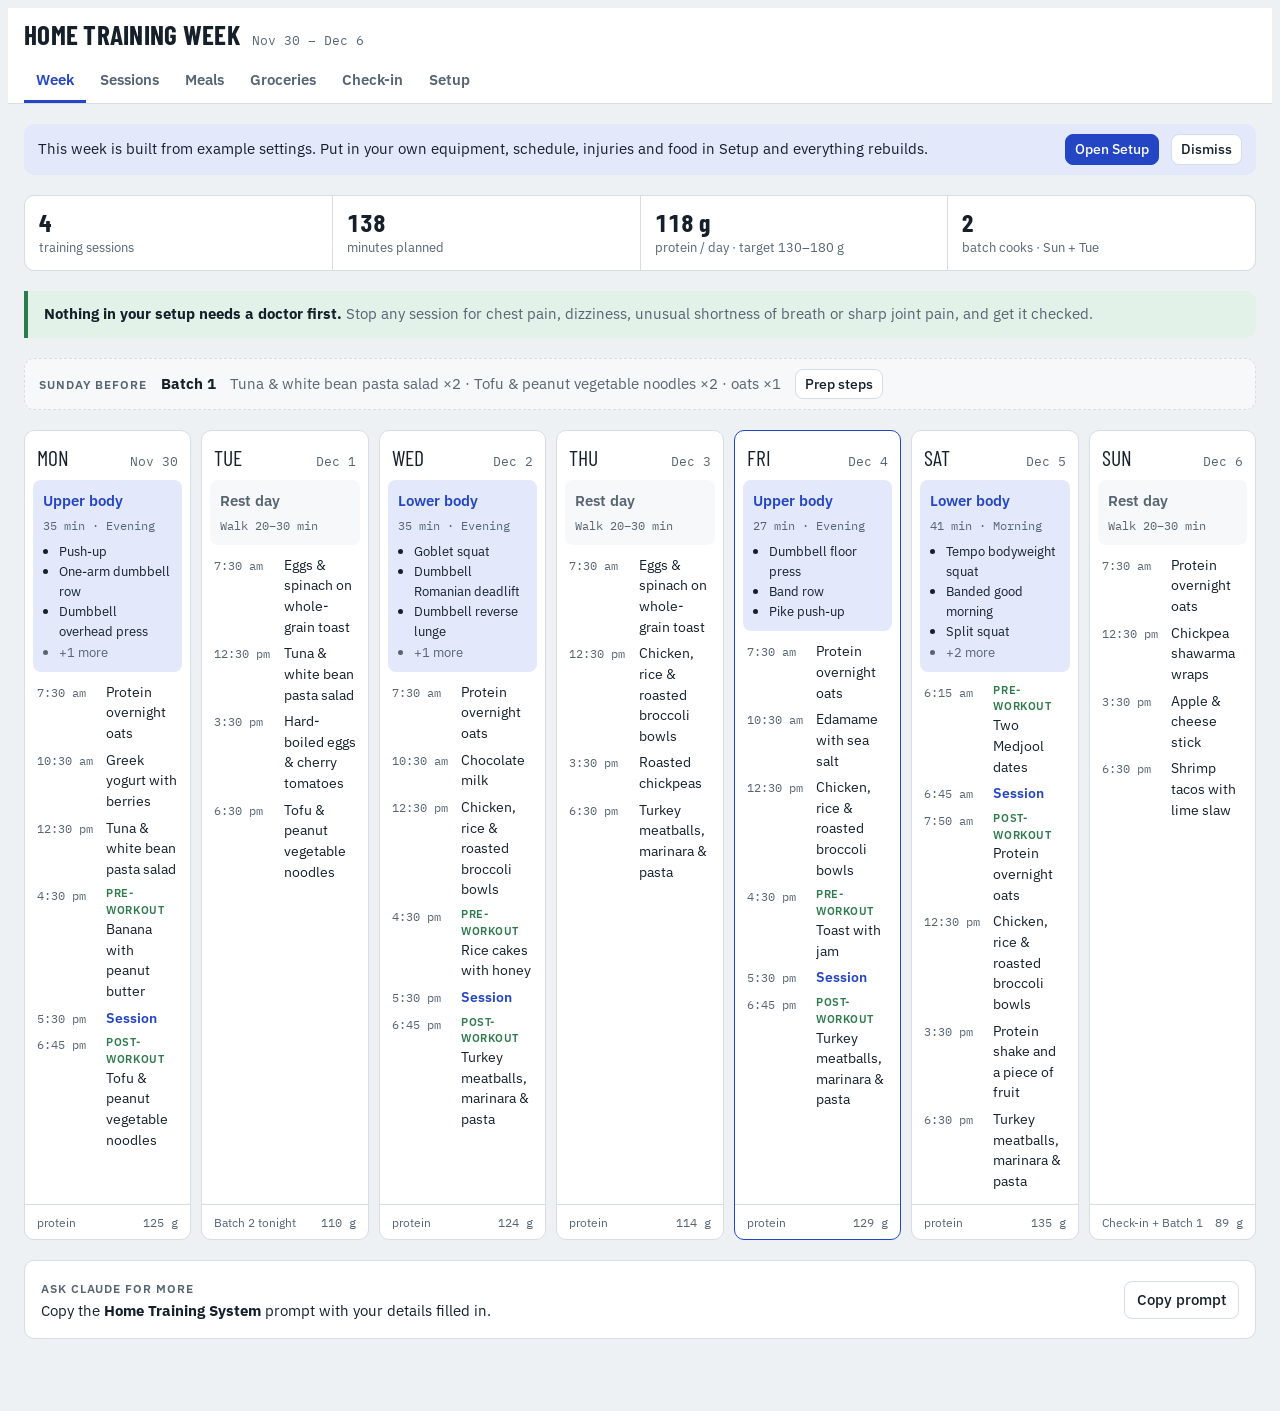
<file: home-training/index.html>
<!doctype html>
<html lang="en">
<head>
<meta charset="utf-8">
<meta name="viewport" content="width=device-width,initial-scale=1,viewport-fit=cover">
<title>Home Training Week</title>
<meta name="claude:viewport-fit-sides" content="cover">
<link rel="preconnect" href="https://fonts.googleapis.com">
<link rel="preconnect" href="https://fonts.gstatic.com" crossorigin>
<link rel="stylesheet" href="https://fonts.googleapis.com/css2?family=Barlow+Condensed:wght@600;700&family=IBM+Plex+Sans:wght@400;500;600&family=IBM+Plex+Mono:wght@400;500&display=swap">
<style>
/* Layout: a training logbook. Week strip first (7 day cards), each card carries its session then the meals that follow it. Tabs drill into sessions, meals, groceries, check-in, setup. */
:root{
  --bg:#eef1f4; --surface:#ffffff; --surface-2:#f6f8fa; --ink:#15202b; --muted:#566473; --line:#d6dde4;
  --accent:#2446c4; --accent-soft:#e3e9fb; --meal:#2d7a4c; --meal-soft:#e2f2e8;
  --warn:#9a5b00; --warn-soft:#fbf0dc; --alert:#b0261d; --alert-soft:#fbe6e4;
  --display:"Barlow Condensed","Arial Narrow",system-ui,sans-serif;
  --body:"IBM Plex Sans",system-ui,-apple-system,"Segoe UI",sans-serif;
  --mono:"IBM Plex Mono",ui-monospace,"SFMono-Regular",Menlo,monospace;
  --r:10px;
}
@media (prefers-color-scheme: dark){:root:not([data-theme="light"]){
  --bg:#0e1319; --surface:#161e27; --surface-2:#1b2530; --ink:#e5eaf0; --muted:#97a4b2; --line:#2a3644;
  --accent:#8ea6ff; --accent-soft:#1f2a4d; --meal:#6cc490; --meal-soft:#173325;
  --warn:#f0b44c; --warn-soft:#3a2c12; --alert:#ff8f85; --alert-soft:#3d1d1b; color-scheme:dark}}
:root[data-theme="dark"]{
  --bg:#0e1319; --surface:#161e27; --surface-2:#1b2530; --ink:#e5eaf0; --muted:#97a4b2; --line:#2a3644;
  --accent:#8ea6ff; --accent-soft:#1f2a4d; --meal:#6cc490; --meal-soft:#173325;
  --warn:#f0b44c; --warn-soft:#3a2c12; --alert:#ff8f85; --alert-soft:#3d1d1b; color-scheme:dark}
*{box-sizing:border-box}
[hidden]{display:none!important}
body{background:var(--bg);color:var(--ink);font-family:var(--body);font-size:15px;line-height:1.5}
body::before{content:"";position:fixed;inset:0 0 auto;height:env(safe-area-inset-top,0px);z-index:10;background:var(--surface)}
.wrap{max-width:1280px;margin:0 auto;padding-left:max(16px,env(safe-area-inset-left,0px));padding-right:max(16px,env(safe-area-inset-right,0px))}
h1,h2,h3{font-family:var(--display);font-weight:700;letter-spacing:.01em;text-wrap:balance;margin:0;line-height:1.1}
h1{font-size:1.7rem}
h2{font-size:1.55rem}
h3{font-size:1.2rem}
p{margin:0}
.muted{color:var(--muted)}
.mono,.num{font-family:var(--mono);font-variant-numeric:tabular-nums}
.label{font-size:.72rem;text-transform:uppercase;letter-spacing:.08em;color:var(--muted);font-weight:600}
button,select,input,textarea{font:inherit;color:inherit}
:focus-visible{outline:2px solid var(--accent);outline-offset:2px}

/* header */
.top{position:sticky;top:env(safe-area-inset-top,0px);z-index:5;background:var(--surface);border-bottom:1px solid var(--line)}
.top .wrap{display:flex;flex-wrap:wrap;align-items:center;gap:8px 20px;padding-block:12px 0}
.brand{display:flex;align-items:baseline;gap:12px;flex-wrap:wrap}
.brand h1{text-transform:uppercase}
.brand .wk{font-family:var(--mono);font-size:.82rem;color:var(--muted)}
.tabs{display:flex;gap:2px;overflow-x:auto;width:100%;scrollbar-width:none}
.tabs::-webkit-scrollbar{display:none}
.tab{background:none;border:0;border-bottom:3px solid transparent;padding:10px 12px 9px;cursor:pointer;color:var(--muted);font-weight:600;white-space:nowrap}
.tab:hover{color:var(--ink)}
.tab[aria-selected="true"]{color:var(--accent);border-bottom-color:var(--accent)}

main{padding-block:20px 64px}
.view{display:grid;gap:20px}
.row{display:flex;flex-wrap:wrap;gap:12px;align-items:center}
.between{justify-content:space-between}
.card{background:var(--surface);border:1px solid var(--line);border-radius:var(--r);padding:16px}
.stack{display:grid;gap:12px;align-content:start}
.stack>.btn{justify-self:start}
.stack>.btn.primary{justify-self:stretch}
.btn{border:1px solid var(--line);background:var(--surface);border-radius:8px;padding:7px 12px;cursor:pointer;font-weight:500}
.btn:hover{border-color:var(--accent)}
.btn.primary{background:var(--accent);border-color:var(--accent);color:var(--surface)}
.btn.small{padding:4px 9px;font-size:.85rem}
.pill{display:inline-flex;align-items:center;gap:4px;font-size:.72rem;font-weight:600;letter-spacing:.04em;text-transform:uppercase;border-radius:999px;padding:2px 8px;white-space:nowrap}
.pill.train{background:var(--accent-soft);color:var(--accent)}
.pill.meal{background:var(--meal-soft);color:var(--meal)}
.pill.warn{background:var(--warn-soft);color:var(--warn)}
.pill.alert{background:var(--alert-soft);color:var(--alert)}
.pill.plain{background:var(--surface-2);color:var(--muted)}

/* summary stats */
.stats{display:grid;grid-template-columns:repeat(auto-fit,minmax(150px,1fr));gap:1px;background:var(--line);border:1px solid var(--line);border-radius:var(--r);overflow:hidden}
.stat{background:var(--surface);padding:12px 14px}
.stat b{display:block;font-family:var(--display);font-size:1.6rem;line-height:1.1}
.stat span{font-size:.82rem;color:var(--muted)}

/* flags */
.flags{border-left:4px solid var(--warn);background:var(--warn-soft);border-radius:0 var(--r) var(--r) 0;padding:12px 16px}
.flags.ok{border-left-color:var(--meal);background:var(--meal-soft)}
.flags ul{margin:6px 0 0;padding-left:18px;display:grid;gap:4px}
.flags li.see{color:var(--alert);font-weight:500}
.notice{display:flex;flex-wrap:wrap;gap:10px;align-items:center;justify-content:space-between;background:var(--accent-soft);border-radius:var(--r);padding:10px 14px}

/* week strip */
.prep{display:flex;flex-wrap:wrap;gap:6px 14px;align-items:baseline;background:var(--surface-2);border:1px dashed var(--line);border-radius:var(--r);padding:10px 14px}
.week{display:grid;gap:10px;grid-template-columns:1fr}
@media (min-width:760px){.week{grid-template-columns:repeat(2,minmax(0,1fr))}}
@media (min-width:1100px){.week{grid-template-columns:repeat(7,minmax(0,1fr))}}
.day{background:var(--surface);border:1px solid var(--line);border-radius:var(--r);display:flex;flex-direction:column;min-width:0}
.day.today{border-color:var(--accent)}
.day-h{display:flex;justify-content:space-between;align-items:baseline;padding:10px 12px 6px}
.day-h .dn{font-family:var(--display);font-size:1.35rem;text-transform:uppercase}
.day-h .dd{font-family:var(--mono);font-size:.8rem;color:var(--muted)}
.sess{margin:0 8px;border-radius:8px;padding:10px;background:var(--accent-soft);border:0;text-align:left;cursor:pointer;display:grid;gap:4px;color:var(--ink)}
.sess:hover{outline:1px solid var(--accent)}
.sess .t{font-weight:600;color:var(--accent)}
.sess .m{font-family:var(--mono);font-size:.78rem;color:var(--muted)}
.sess ul{margin:2px 0 0;padding-left:16px;font-size:.84rem}
.sess.rest{background:var(--surface-2);cursor:default}
.sess.rest .t{color:var(--muted)}
.sess.rest:hover{outline:0}
.tl{list-style:none;margin:0;padding:10px 12px 12px;display:grid;gap:6px;font-size:.86rem}
.tl li{display:grid;grid-template-columns:4.6em 1fr;gap:6px;align-items:start}
.tl time{font-family:var(--mono);font-size:.74rem;color:var(--muted);padding-top:2px}
.tl .tag{display:block;font-size:.7rem;font-weight:600;letter-spacing:.05em;text-transform:uppercase;color:var(--meal)}
.tl li.s-row .nm{color:var(--accent);font-weight:600}
.dayfoot{margin-top:auto;border-top:1px solid var(--line);padding:8px 12px;font-size:.78rem;color:var(--muted);display:flex;justify-content:space-between;gap:6px}

/* session detail */
.chips{display:flex;gap:6px;flex-wrap:wrap}
.chip{border:1px solid var(--line);background:var(--surface);border-radius:999px;padding:5px 12px;cursor:pointer;font-weight:500;font-size:.88rem}
.chip[aria-pressed="true"]{background:var(--accent);border-color:var(--accent);color:var(--surface)}
.chip:disabled{opacity:.45;cursor:default}
.cols{display:grid;gap:20px;grid-template-columns:1fr}
@media (min-width:980px){.cols{grid-template-columns:minmax(0,2fr) minmax(0,1fr);align-items:start}}
.cols>*{min-width:0}
.phase{display:grid;gap:8px}
.phase-h{display:flex;align-items:baseline;gap:10px;justify-content:space-between;border-bottom:2px solid var(--ink);padding-bottom:4px}
.phase ol,.phase ul.plain{margin:0;padding-left:20px;display:grid;gap:4px}
.tablewrap{overflow-x:auto}
table{border-collapse:collapse;width:100%}
th,td{text-align:left;padding:9px 10px;border-bottom:1px solid var(--line);vertical-align:top}
th{font-size:.72rem;text-transform:uppercase;letter-spacing:.07em;color:var(--muted);font-weight:600}
td .cue{display:block;font-size:.84rem;color:var(--muted);margin-top:2px}
td.rx{font-family:var(--mono);font-size:.88rem;white-space:nowrap}
td.ez{font-size:.86rem}
.ex-n{font-weight:600}
.idx{font-family:var(--display);font-size:1.3rem;color:var(--accent);width:2em}
.bars{display:grid;gap:6px}
.bar{display:grid;grid-template-columns:7.5em 1fr 2.4em;gap:8px;align-items:center;font-size:.85rem}
.bar .track{height:8px;background:var(--surface-2);border-radius:4px;overflow:hidden;border:1px solid var(--line)}
.bar .fill{height:100%;background:var(--accent)}
.bar .fill.low{background:var(--warn)}
.bar .num{text-align:right}

/* meals */
.batch{display:grid;gap:10px;grid-template-columns:1fr}
@media (min-width:760px){.batch{grid-template-columns:1fr 1fr}}
.batch .card h3{color:var(--meal)}
.batch ol{margin:0;padding-left:20px;display:grid;gap:4px;font-size:.9rem}
.mealtable td{font-size:.88rem}
.mealtable td.dn{font-family:var(--display);font-size:1.15rem;text-transform:uppercase;white-space:nowrap}
.mt{display:grid;gap:3px}
.mt div{display:grid;grid-template-columns:4.8em 1fr;gap:6px}
.mt time{font-family:var(--mono);font-size:.74rem;color:var(--muted);padding-top:2px}
.swaps{display:grid;gap:8px;grid-template-columns:1fr}
@media (min-width:760px){.swaps{grid-template-columns:1fr 1fr}}
.swap{border-top:1px solid var(--line);padding-top:8px;font-size:.9rem}
.swap b{display:block}

/* groceries */
.aisles{columns:1;column-gap:16px}
@media (min-width:700px){.aisles{columns:2}}
@media (min-width:1100px){.aisles{columns:3}}
.aisle{break-inside:avoid;margin-bottom:16px}
.aisle h3{border-bottom:2px solid var(--ink);padding-bottom:4px;margin-bottom:6px}
.gi{display:flex;gap:10px;align-items:baseline;padding:5px 0;border-bottom:1px solid var(--line);cursor:pointer}
.gi input{margin:0;transform:translateY(2px)}
.gi .q{margin-left:auto;font-family:var(--mono);font-size:.82rem;color:var(--muted);white-space:nowrap}
.gi.done span.n{text-decoration:line-through;color:var(--muted)}

/* check-in */
.ck-row{display:grid;grid-template-columns:5.5em 1fr;gap:8px;align-items:center;padding:8px 0;border-bottom:1px solid var(--line)}
.ck-row .ctl{display:flex;gap:8px;flex-wrap:wrap}
.score{display:flex;align-items:baseline;gap:8px}
.score b{font-family:var(--display);font-size:4rem;line-height:1}
.grade{font-family:var(--display);font-size:1.4rem;text-transform:uppercase}
.change{border-left:4px solid var(--accent);padding:4px 0 4px 12px}
.q-box{background:var(--surface-2);border-radius:8px;padding:12px 14px;font-weight:500}
.seg{justify-self:start;display:inline-flex;border:1px solid var(--line);border-radius:8px;overflow:hidden}
.seg label{padding:5px 11px;cursor:pointer;border-right:1px solid var(--line);font-family:var(--mono)}
.seg label:last-child{border-right:0}
.seg input{position:absolute;opacity:0;pointer-events:none}
.seg input:checked+span{color:var(--accent);font-weight:600}
.seg label:has(input:checked){background:var(--accent-soft)}
.seg label:has(input:focus-visible){outline:2px solid var(--accent);outline-offset:-2px}

/* forms */
.form{display:grid;gap:16px;grid-template-columns:1fr}
@media (min-width:900px){.form{grid-template-columns:1fr 1fr}}
fieldset{border:1px solid var(--line);border-radius:var(--r);background:var(--surface);padding:14px 16px;margin:0;display:grid;gap:10px;min-width:0}
legend{font-family:var(--display);font-weight:700;font-size:1.2rem;padding:0 6px}
.field{display:grid;gap:4px}
.field>span{font-size:.82rem;color:var(--muted);font-weight:500}
input[type=text],input[type=number],select,textarea{background:var(--surface-2);border:1px solid var(--line);border-radius:7px;padding:7px 9px;width:100%;min-width:0}
textarea{min-height:64px;resize:vertical}
.grid2{display:grid;grid-template-columns:repeat(auto-fit,minmax(140px,1fr));gap:10px}
.checks{display:flex;flex-wrap:wrap;gap:6px 16px}
.checks label{display:flex;gap:6px;align-items:center;cursor:pointer}
.sched{display:grid;grid-template-columns:3.4em 1fr 1fr;gap:6px 8px;align-items:center}
.sched .dn{font-family:var(--display);font-size:1.1rem;text-transform:uppercase}
.copybox{width:100%;min-height:160px;font-family:var(--mono);font-size:.8rem}
.toast{position:fixed;left:50%;bottom:calc(20px + env(safe-area-inset-bottom,0px));transform:translateX(-50%);background:var(--ink);color:var(--surface);padding:8px 14px;border-radius:8px;font-weight:500;z-index:20}
@media (prefers-reduced-motion:no-preference){.sess,.btn,.chip{transition:outline-color .15s,border-color .15s,background .15s}}
</style>
</head>
<body>

<header class="top">
  <div class="wrap">
    <div class="brand"><h1>Home Training Week</h1><span class="wk" id="wkLabel"></span></div>
    <nav class="tabs" role="tablist" aria-label="Sections">
      <button class="tab" role="tab" data-v="week" id="t-week">Week</button>
      <button class="tab" role="tab" data-v="sessions" id="t-sessions">Sessions</button>
      <button class="tab" role="tab" data-v="meals" id="t-meals">Meals</button>
      <button class="tab" role="tab" data-v="groceries" id="t-groceries">Groceries</button>
      <button class="tab" role="tab" data-v="checkin" id="t-checkin">Check-in</button>
      <button class="tab" role="tab" data-v="setup" id="t-setup">Setup</button>
    </nav>
  </div>
</header>

<main class="wrap">
  <section class="view" id="v-week"></section>
  <section class="view" id="v-sessions" hidden></section>
  <section class="view" id="v-meals" hidden></section>
  <section class="view" id="v-groceries" hidden></section>
  <section class="view" id="v-checkin" hidden></section>
  <section class="view" id="v-setup" hidden></section>
</main>
<div class="toast" id="toast" hidden></div>

<script>
(function(){
"use strict";
const $=s=>document.querySelector(s);
const esc=s=>String(s??"").replace(/[&<>"']/g,c=>({"&":"&amp;","<":"&lt;",">":"&gt;",'"':"&quot;","'":"&#39;"}[c]));
const store={
  get(k,d){try{const v=localStorage.getItem("htw."+k);return v?JSON.parse(v):d}catch(e){return d}},
  set(k,v){try{localStorage.setItem("htw."+k,JSON.stringify(v))}catch(e){}}
};
const clone=o=>JSON.parse(JSON.stringify(o));
const DN=["Mon","Tue","Wed","Thu","Fri","Sat","Sun"];
const DFULL=["Monday","Tuesday","Wednesday","Thursday","Friday","Saturday","Sunday"];

/* ---------- dates ---------- */
const iso=d=>`${d.getFullYear()}-${String(d.getMonth()+1).padStart(2,"0")}-${String(d.getDate()).padStart(2,"0")}`;
const parseIso=s=>{const [y,m,d]=s.split("-").map(Number);return new Date(y,m-1,d)};
function defaultMonday(){
  const t=new Date(),x=new Date(t.getFullYear(),t.getMonth(),t.getDate());
  const dow=(x.getDay()+6)%7; x.setDate(x.getDate()-dow);
  if(dow>=5) x.setDate(x.getDate()+7); // planning on the weekend: start next Monday
  return iso(x);
}
const addDays=(d,n)=>{const x=new Date(d);x.setDate(x.getDate()+n);return x};
const fmt=(d,o)=>d.toLocaleDateString(undefined,o||{month:"short",day:"numeric"});

/* ---------- defaults ---------- */
const DEFAULTS={
  age:38, weight:180, wunit:"lb", level:"intermediate", goal:"general",
  equipment:{db:true,kb:false,band:true,bar:false,bench:false,mat:true},
  injuries:{knee:false,back:false,shoulder:false,wrist:false}, injuryNotes:"",
  conditions:{heart:false,dizzy:false,bp:false,diabetes:false,pregnant:false,surgery:false,meds:false},
  days:[{min:40,time:"evening"},{min:0,time:"evening"},{min:35,time:"evening"},{min:0,time:"evening"},{min:30,time:"evening"},{min:45,time:"morning"},{min:0,time:"morning"}],
  soreness:"moderate",
  diet:"omnivore", avoid:{dairy:false,gluten:false,nuts:false,eggs:false,fish:false}, avoidText:"",
  cook:"moderate", budget:"moderate", medical:""
};
const EQUIP={db:"Dumbbells",kb:"Kettlebell",band:"Resistance bands",bar:"Pull-up bar",bench:"Bench",mat:"Floor mat"};
const INJ={knee:"Knee",back:"Lower back",shoulder:"Shoulder",wrist:"Wrist"};
const COND={heart:"Heart condition or chest pain with effort",dizzy:"Dizziness or fainting",bp:"High blood pressure",diabetes:"Diabetes",pregnant:"Pregnant or postpartum",surgery:"Joint or back surgery in the last 12 months",meds:"Medication that changes heart rate or blood pressure"};
const AVOID={dairy:"Dairy",gluten:"Gluten",nuts:"Nuts / peanuts",eggs:"Eggs",fish:"Fish & shellfish"};
const TIMES={morning:"Morning",midday:"Midday",evening:"Evening"};

/* ---------- exercise library ---------- */
// eq: every requirement must be met; "db|kb" means either. av: injuries that rule it out. fb: fallback, not used for variety.
const EX=[
 {p:"squat",n:"Goblet squat",eq:["db|kb"],av:["knee"],e:"Goblet squat to a chair: tap the seat and stand",c:"Weight at your chest, elbows inside the knees, sit down between your heels."},
 {p:"squat",n:"Tempo bodyweight squat",eq:[],av:["knee"],e:"Squat to a chair, hands on a counter",c:"3 seconds down, 1 second up. Knees track over your toes."},
 {p:"squat",n:"Box squat to a chair",eq:[],av:[],e:"Sit-to-stand pushing off your thighs",c:"Reach the hips back, touch the seat lightly, stand without rocking. Pain-free range only."},
 {p:"hinge",n:"Dumbbell Romanian deadlift",eq:["db"],av:["back"],e:"Hip hinge with hands on thighs, no weight",c:"Soft knees, push the hips back until the hamstrings stretch, back stays flat."},
 {p:"hinge",n:"Kettlebell deadlift",eq:["kb"],av:["back"],e:"Bell raised on a step to shorten the range",c:"Bell between the feet, hinge, grip, stand tall by driving the floor away."},
 {p:"hinge",n:"Banded good morning",eq:["band"],av:["back"],e:"Wall hinge: push hips back to touch a wall",c:"Band under the feet and over the upper back. Hinge with a flat back."},
 {p:"hinge",n:"Glute bridge",eq:[],av:[],e:"Shorter range, hold 2 seconds at the top",c:"Ribs down, drive through the heels, squeeze the glutes. No low-back arch."},
 {p:"lunge",n:"Dumbbell reverse lunge",eq:["db"],av:["knee"],u:"each",e:"Bodyweight reverse lunge holding a counter",c:"Step back and drop the back knee straight down. Front shin stays close to vertical."},
 {p:"lunge",n:"Split squat",eq:[],av:["knee"],u:"each",e:"Half-depth split squat, one hand on a wall",c:"Long stance, lower straight down, front heel stays planted."},
 {p:"lunge",n:"Single-leg glute bridge",eq:[],av:[],u:"each",e:"Glute bridge with feet close together",c:"One knee hugged in or leg straight, push through the planted heel."},
 {p:"pushH",n:"Dumbbell bench press",eq:["db","bench"],av:["shoulder"],e:"Dumbbell floor press",c:"Shoulder blades pinned, elbows about 45° from your sides."},
 {p:"pushH",n:"Push-up",eq:[],av:["wrist","shoulder"],e:"Incline push-up, hands on a counter",c:"Body in one line, chest to fist height, elbows back at 45°."},
 {p:"pushH",n:"Dumbbell floor press",eq:["db"],av:[],e:"Lighter dumbbells, pause on the floor",c:"Upper arms touch the floor softly, press over the chest. The floor limits range, which is easy on shoulders."},
 {p:"pushH",n:"Band chest press",eq:["band"],av:[],e:"Lighter band, or step closer to the anchor",c:"Anchor behind you at chest height, press straight out, slow return."},
 {p:"pushH",n:"Wall push-up",eq:[],av:[],fb:1,e:"Stand closer to the wall",c:"Hands at shoulder height, lower the chest toward the wall in a straight line."},
 {p:"pushV",n:"Dumbbell overhead press",eq:["db"],av:["shoulder","back"],e:"Seated, one arm at a time",c:"Squeeze the glutes, ribs down, press up and slightly back."},
 {p:"pushV",n:"Pike push-up",eq:[],av:["shoulder","wrist"],e:"Pike push-up with hands on a chair",c:"Hips high, lower the top of your head toward the floor between your hands."},
 {p:"pushV",n:"Band overhead press",eq:["band"],av:["shoulder"],e:"Half-kneeling, one arm",c:"Stand on the band, press overhead, biceps finish by the ear."},
 {p:"pushV",n:"Wall slide",eq:[],av:[],fb:1,e:"Smaller range, stop below any pinch",c:"Back and forearms on the wall, slide up while keeping contact."},
 {p:"pullH",n:"One-arm dumbbell row",eq:["db"],av:[],u:"each",e:"Lighter dumbbell, chest supported on an incline",c:"Hand on a chair seat, pull the elbow to your hip, pause one second."},
 {p:"pullH",n:"Band row",eq:["band"],av:[],e:"Lighter band, seated with legs long",c:"Anchor at chest height, pull the elbows back, squeeze the shoulder blades."},
 {p:"pullH",n:"Prone Y-T raise",eq:[],av:[],fb:1,e:"Arms bent to 90° (a W shape)",c:"Face down, lift the arms in a Y then a T, thumbs up, hold 2 seconds."},
 {p:"pullV",n:"Pull-up negatives",eq:["bar"],av:["shoulder"],e:"Dead hang 10–20 seconds, or band-assisted",c:"Jump or step to the top, lower over 3–5 seconds."},
 {p:"pullV",n:"Band lat pulldown",eq:["band"],av:[],e:"Lighter band, kneeling",c:"Anchor high on a door, pull the elbows down to your ribs."},
 {p:"pullV",n:"Prone W pull",eq:[],av:[],fb:1,e:"Lift the arms only a few centimetres",c:"Face down, arms in a W, squeeze the shoulder blades down and back."},
 {p:"core",n:"Dead bug",eq:[],av:[],u:"each",e:"Move only the legs, arms stay up",c:"Low back pressed into the floor, exhale as the leg lowers."},
 {p:"core",n:"Side plank",eq:[],av:["shoulder"],u:"secEach",e:"Side plank from the knees",c:"Elbow under the shoulder, hips stacked and lifted."},
 {p:"core",n:"Bird dog",eq:[],av:[],u:"each",e:"Lift only the arm or only the leg",c:"Reach long, keep the hips level, pause 2 seconds."},
 {p:"core",n:"Front plank",eq:[],av:["shoulder","back"],u:"sec",e:"Plank on the knees, or hands on a counter",c:"Squeeze the glutes, ribs down, steady breathing."},
 {p:"carry",n:"Suitcase carry",eq:["db|kb"],av:[],u:"dist",e:"Lighter weight, shorter walk",c:"Weight in one hand, walk tall without leaning. Swap hands each round."},
 {p:"carry",n:"Band Pallof press",eq:["band"],av:[],u:"each",e:"Lighter band, stand closer",c:"Band anchored to the side, press straight out and resist the twist."},
 {p:"carry",n:"Hollow hold",eq:[],av:["back"],u:"sec",e:"Knees bent, arms by your sides",c:"Low back flat on the floor, shoulders and feet just off it."},
 {p:"carry",n:"Wall sit",eq:[],av:["knee"],u:"sec",e:"Higher wall sit, knees at 45°",c:"Back flat on the wall, knees over the ankles."},
 {p:"cond",n:"Kettlebell swing intervals",eq:["kb"],av:["back"],u:"rounds",e:"Kettlebell deadlifts at a steady pace",c:"Hinge, snap the hips, bell floats to chest height."},
 {p:"cond",n:"Low-impact cardio circuit",eq:[],av:[],u:"rounds",e:"March in place at a pace you can talk at",c:"Rotate: fast feet march, shadow boxing, standing knee drives, side steps."}
];
const MUSC={squat:["Quads","Glutes"],hinge:["Hamstrings","Glutes"],lunge:["Quads","Glutes"],pushH:["Chest","Triceps"],pushV:["Shoulders","Triceps"],pullH:["Upper back","Biceps"],pullV:["Lats","Biceps"],core:["Core"],carry:["Core"],cond:["Conditioning"]};
const TPL={
  FA:{n:"Full body A",f:"full",p:["squat","pushH","pullH","hinge","core","carry"]},
  FB:{n:"Full body B",f:"full",p:["hinge","pushV","pullV","lunge","core","carry"]},
  FC:{n:"Full body + conditioning",f:"full",p:["lunge","pushH","pullH","cond","core"]},
  UP:{n:"Upper body",f:"upper",p:["pushH","pullH","pushV","pullV","core","carry"]},
  LO:{n:"Lower body",f:"lower",p:["squat","hinge","lunge","core","carry","cond"]},
  AR:{n:"Active recovery",f:"recovery",p:[]}
};
const SPLITS={1:["FA"],2:["FA","FB"],3:["FA","FB","FC"],4:["UP","LO","UP","LO"],5:["UP","LO","FC","UP","LO"],6:["UP","LO","FC","UP","LO","FC"]};

function has(s,k){return k==="bw"||!!s.equipment[k]}
function eligible(p,s){return EX.filter(e=>e.p===p&&e.eq.every(r=>r.split("|").some(k=>has(s,k)))&&!e.av.some(a=>s.injuries[a]))}
function pick(p,s,variant,dayIdx){
  const list=eligible(p,s); if(!list.length) return null;
  if(p==="core") return list[dayIdx%list.length];
  if(variant&&list[1]&&!list[1].fb) return list[1];
  return list[0];
}
const LV={beginner:{sets:2,reps:"10–12",rest:60,sec:"20–30 s"},intermediate:{sets:3,reps:"8–12",rest:75,sec:"30–40 s"},advanced:{sets:4,reps:"6–10",rest:90,sec:"40–45 s"}};
function rx(e,s){
  const L=LV[s.level]; let sets=L.sets,reps=L.reps,rest=L.rest,per=0.75;
  if(e.u==="rounds"){const r={beginner:[6,20,40],intermediate:[8,30,30],advanced:[10,30,30]}[s.level];
    return {sets:r[0],reps:`${r[1]} s on / ${r[2]} s off`,rest:0,unit:"rounds",min:r[0]*(r[1]+r[2])/60};}
  if(s.goal==="strength"){reps={beginner:"8–10",intermediate:"6–8",advanced:"4–6"}[s.level];rest+=30}
  if(s.goal==="fatloss"){reps="12–15";rest=Math.max(45,rest-15)}
  if(s.soreness==="high") sets=Math.max(2,sets-1);
  if(e.u==="each"){reps+=" each side";per=1.4}
  if(e.u==="sec"){reps=L.sec;rest=45}
  if(e.u==="secEach"){reps=L.sec+" each side";rest=45;per=1.2}
  if(e.u==="dist"){reps="30–40 m each hand";rest=45;per=1.2}
  if(e.p==="core"||e.p==="carry"){rest=45;sets=Math.min(sets,3)}
  return {sets,reps,rest,unit:"sets",min:sets*(per+rest/60)};
}
const RIR={low:"Stop each set with 1–2 good reps left in the tank.",moderate:"Stop each set with 2–3 good reps left in the tank.",high:"You were sore last week: keep 3–4 reps in the tank and drop one set."};

function warmup(f,s){
  const w=[{n:s.injuries.knee?"March in place":"Step jacks or easy jog in place",d:"1 min"},{n:"Cat-cow",d:"6 slow reps"}];
  if(f==="lower"||f==="full") w.push({n:"Bodyweight good morning",d:"10 reps"},{n:"Glute bridge",d:"10 reps"});
  if(f==="upper"||f==="full") w.push(s.equipment.band?{n:"Band pull-apart",d:"15 reps"}:{n:"Arm circles",d:"10 each way"},{n:"Wall slide",d:"8 reps"});
  w.push({n:"Ramp-up set of the first exercise",d:"8 reps at half weight"});
  return w;
}
function cooldown(f,s){
  const L=[{n:"Kneeling hip flexor stretch",d:"30 s each side"},{n:"Standing hamstring stretch",d:"30 s each side"},{n:"Figure-4 glute stretch",d:"30 s each side"}];
  const U=[{n:"Doorway chest stretch",d:"30 s each side"},{n:s.injuries.knee?"Lat stretch on a counter":"Child's pose with side reach",d:"45 s"},{n:"Open-book rotation",d:"5 each side"}];
  let c=f==="lower"?L:f==="upper"?U:[L[0],L[1],U[0]];
  return c.concat([{n:"Slow breathing, 4 s in / 6 s out",d:"1 min"}]);
}
function buildSession(key,min,s,variant,dayIdx){
  const t=TPL[key];
  if(key==="AR") return {key,name:t.n,focus:t.f,min,est:min,items:[],warm:[{n:"Brisk walk outside or on the stairs",d:`${Math.max(15,min-10)} min`}],cool:[{n:"Full-body mobility flow",d:"8 min"}].concat(cooldown("full",s)),circuit:false};
  const warmMin=5,coolMin=4,avail=min-warmMin-coolMin,circuit=min<=25;
  const items=[];let used=0;
  t.p.forEach(p=>{
    const e=pick(p,s,variant,dayIdx); if(!e||items.some(i=>i.e===e)) return;
    const r=rx(e,s); const cost=circuit?1:r.min;
    if(items.length>=3&&used+cost>avail) return;
    items.push({e,r});used+=cost;
  });
  let rounds=0;
  if(circuit){
    const list=items.filter(i=>i.e.p!=="cond").slice(0,4); items.length=0; items.push(...list);
    const roundMin=list.length*0.9+1.5;
    rounds=Math.max(2,Math.min(LV[s.level].sets+1,Math.floor(avail/roundMin)));
    used=rounds*roundMin;
  }
  return {key,name:t.n,focus:t.f,min,est:Math.round(warmMin+coolMin+used),items,warm:warmup(t.f,s),cool:cooldown(t.f,s),circuit,rounds};
}

/* ---------- meal library ---------- */
// per serving. has: meat fish dairy gluten nuts eggs. cost 1-3. prep = active minutes.
const A={P:"Produce",M:"Meat & seafood",R:"Refrigerated",D:"Dairy & eggs",B:"Bread, grains & pasta",C:"Canned & dry goods",F:"Frozen",S:"Oils, spices & sauces"};
const MEALS=[
 // lunches
 {id:"l-chick",slot:"l",n:"Chicken, rice & roasted broccoli bowls",has:["meat"],cost:1,prep:10,pro:40,kcal:560,
  ing:[["Chicken thighs, boneless",150,"g","M"],["Rice",75,"g","C"],["Broccoli",150,"g","P"],["Lemons",0.5,"each","P"],["Olive oil",1,"tbsp","S"]],
  steps:["Oven to 425°F / 220°C. Toss chicken and broccoli in oil and salt on two trays.","Roast 25 min. Meanwhile cook the rice (1 cup rice to 2 cups water, 18 min).","Slice the chicken, portion over rice, add a lemon wedge."],
  swap:"Rotisserie chicken, microwave rice and a bag of salad. 5 minutes."},
 {id:"l-chili",slot:"l",n:"Turkey & black bean chili",has:["meat"],cost:1,prep:15,pro:36,kcal:480,
  ing:[["Ground turkey",125,"g","M"],["Black beans",0.5,"can","C"],["Crushed tomatoes",0.5,"can","C"],["Onions",0.5,"each","P"],["Bell peppers",0.5,"each","P"],["Chili powder",1,"tsp","S"]],
  steps:["Brown the turkey with diced onion and pepper, 8 min.","Add beans, tomatoes and spices. Simmer 20 min.","Cool fast in shallow containers. Freeze any portion past day 3."],
  swap:"A can of chili over microwave rice, or lentil soup plus a protein shake."},
 {id:"l-tuna",slot:"l",n:"Tuna & white bean pasta salad",has:["fish","gluten"],cost:1,prep:10,pro:42,kcal:620,
  ing:[["Tuna in water",1,"can","C"],["Pasta, short",75,"g","B"],["White beans",0.5,"can","C"],["Cherry tomatoes",100,"g","P"],["Spinach",30,"g","P"],["Lemons",0.5,"each","P"],["Olive oil",1,"tbsp","S"]],
  steps:["Cook the pasta 1 min under the packet time, rinse cold.","Mix with tuna, beans, tomatoes, lemon and oil.","Keep the spinach separate and add it the day you eat it."],
  swap:"Tuna on whole-grain crackers with a piece of fruit."},
 {id:"l-salmon",slot:"l",n:"Salmon, quinoa & greens",has:["fish"],cost:3,prep:15,pro:36,kcal:560,
  ing:[["Salmon fillets",140,"g","M"],["Quinoa",60,"g","C"],["Kale or spinach",50,"g","P"],["Cucumbers",0.5,"each","P"],["Olive oil",1,"tbsp","S"]],
  steps:["Rinse quinoa, simmer 15 min in twice the water.","Bake salmon at 400°F / 200°C for 12–14 min.","Portion with raw greens and cucumber. Eat the salmon within 3 days."],
  swap:"Canned salmon or tuna with a microwave grain pouch."},
 {id:"l-tofu",slot:"l",n:"Tofu, edamame & rice bowls",has:[],cost:1,prep:15,pro:32,kcal:560,
  ing:[["Extra-firm tofu",150,"g","R"],["Edamame, shelled",75,"g","F"],["Rice",75,"g","C"],["Carrots",1,"each","P"],["Tamari (gluten-free soy sauce)",1,"tbsp","S"]],
  steps:["Press tofu 10 min, cube, bake at 425°F / 220°C for 25 min.","Cook rice. Steam edamame 4 min. Grate the carrots.","Toss tofu in tamari while hot, then portion."],
  swap:"Shelled edamame and a microwave rice pouch with tamari."},
 {id:"l-lentil",slot:"l",n:"Lentil & sweet potato bowls with tahini",has:[],cost:1,prep:15,pro:24,kcal:590,
  ing:[["Green or brown lentils, dry",80,"g","C"],["Sweet potatoes",1,"each","P"],["Spinach",40,"g","P"],["Tahini",1,"tbsp","S"],["Lemons",0.5,"each","P"]],
  steps:["Cube and roast the sweet potato at 425°F / 220°C for 25 min.","Simmer lentils 20–25 min until just tender, drain.","Whisk tahini with lemon and water. Store the sauce separately."],
  swap:"Canned lentils, a microwaved sweet potato and hummus."},
 {id:"l-wrap",slot:"l",n:"Chickpea shawarma wraps",has:["gluten"],cost:1,prep:10,pro:22,kcal:610,
  ing:[["Chickpeas",0.5,"can","C"],["Whole-wheat wraps",2,"each","B"],["Hummus",3,"tbsp","R"],["Cucumbers",0.5,"each","P"],["Shawarma or cumin spice",1,"tsp","S"]],
  steps:["Roast drained chickpeas with spice and oil, 425°F / 220°C, 20 min.","Store chickpeas, chopped cucumber and hummus separately.","Assemble the wrap the day you eat it so it stays crisp."],
  swap:"Hummus, pita and a handful of roasted chickpeas."},
 // dinners
 {id:"d-curry",slot:"d",n:"Chicken & chickpea curry with rice",has:["meat"],cost:2,prep:20,pro:45,kcal:680,
  ing:[["Chicken breast",150,"g","M"],["Chickpeas",0.5,"can","C"],["Light coconut milk",0.25,"can","C"],["Curry paste",1,"tbsp","S"],["Spinach",40,"g","P"],["Onions",0.5,"each","P"],["Rice",75,"g","C"]],
  steps:["Soften the onion, fry the curry paste 1 min.","Add diced chicken, chickpeas and coconut milk. Simmer 15 min, stir in spinach.","Cook rice and pack it separately from the curry."],
  swap:"Frozen curry meal plus a pouch of rice, or eggs on toast with spinach."},
 {id:"d-burrito",slot:"d",n:"Beef & black bean burrito bowls",has:["meat"],cost:2,prep:15,pro:40,kcal:690,
  ing:[["Lean ground beef",125,"g","M"],["Black beans",0.5,"can","C"],["Rice",75,"g","C"],["Salsa",3,"tbsp","C"],["Romaine lettuce",50,"g","P"],["Corn",50,"g","F"]],
  steps:["Brown the beef with cumin and chili powder, add beans to warm through.","Cook rice. Heat corn in a dry pan until it chars a little.","Pack lettuce and salsa separately so they stay fresh."],
  swap:"A burrito bowl from any takeout place: protein, beans, rice, salsa."},
 {id:"d-salmon",slot:"d",n:"Sheet-pan salmon, potatoes & green beans",has:["fish"],cost:3,prep:10,pro:36,kcal:620,
  ing:[["Salmon fillets",150,"g","M"],["Baby potatoes",200,"g","P"],["Green beans",120,"g","P"],["Lemons",0.5,"each","P"],["Olive oil",1,"tbsp","S"]],
  steps:["Halve potatoes, roast at 425°F / 220°C for 20 min.","Add green beans and salmon to the tray, roast 12 min more.","Squeeze lemon over. Eat the salmon within 3 days."],
  swap:"Canned salmon, microwave potatoes and frozen green beans."},
 {id:"d-meatball",slot:"d",n:"Turkey meatballs, marinara & pasta",has:["meat","gluten","eggs"],cost:1,prep:20,pro:40,kcal:700,
  ing:[["Ground turkey",125,"g","M"],["Eggs",0.25,"each","D"],["Breadcrumbs",15,"g","B"],["Marinara sauce",0.25,"jar","C"],["Pasta, short",85,"g","B"],["Mixed salad greens",40,"g","P"]],
  steps:["Mix turkey, egg, breadcrumbs and salt. Roll 5 meatballs per serving.","Bake at 400°F / 200°C for 18 min, then simmer in marinara 5 min.","Cook pasta and pack it separately."],
  swap:"Frozen meatballs with jarred sauce over pasta."},
 {id:"d-bean",slot:"d",n:"Three-bean chili with quinoa",has:[],cost:1,prep:15,pro:24,kcal:540,
  ing:[["Kidney beans",0.33,"can","C"],["Black beans",0.33,"can","C"],["Pinto beans",0.33,"can","C"],["Crushed tomatoes",0.5,"can","C"],["Onions",0.5,"each","P"],["Bell peppers",0.5,"each","P"],["Quinoa",40,"g","C"],["Chili powder",1,"tsp","S"]],
  steps:["Soften onion and pepper, add spices.","Add beans, tomatoes and rinsed quinoa with a cup of water. Simmer 25 min.","Cool and portion. Freezes well."],
  swap:"Canned vegetarian chili with a side of edamame."},
 {id:"d-peanut",slot:"d",n:"Tofu & peanut vegetable noodles",has:["nuts"],cost:1,prep:15,pro:30,kcal:640,
  ing:[["Extra-firm tofu",150,"g","R"],["Peanut butter",1,"tbsp","C"],["Stir-fry vegetables",150,"g","F"],["Rice noodles",75,"g","B"],["Tamari (gluten-free soy sauce)",1,"tbsp","S"]],
  steps:["Bake cubed tofu at 425°F / 220°C for 25 min.","Whisk peanut butter, tamari, lime and hot water into a sauce.","Stir-fry the vegetables, toss with noodles, tofu and sauce."],
  swap:"Frozen stir-fry vegetables with eggs or tofu and instant noodles."},
 {id:"d-friedrice",slot:"d",n:"Vegetable egg fried rice",has:["eggs"],cost:1,prep:15,pro:26,kcal:560,
  ing:[["Eggs",3,"each","D"],["Rice",75,"g","C"],["Peas & carrots",120,"g","F"],["Scallions",2,"each","P"],["Tamari (gluten-free soy sauce)",1,"tbsp","S"]],
  steps:["Cook the rice and spread it on a tray to cool.","Scramble the eggs, set aside. Stir-fry peas, carrots and scallions.","Add rice and tamari, fold the eggs back in. Reheat until steaming hot."],
  swap:"Two eggs scrambled into a microwave rice pouch with frozen peas."},
 {id:"d-shrimp",slot:"d",n:"Shrimp tacos with lime slaw",has:["fish"],cost:2,prep:15,pro:32,kcal:520,fresh:1,
  ing:[["Shrimp, peeled",150,"g","F"],["Corn tortillas",3,"each","B"],["Coleslaw mix",80,"g","P"],["Limes",0.5,"each","P"],["Avocados",0.5,"each","P"]],
  steps:["Thaw shrimp in cold water 10 min, season with chili and lime.","Sear 2 min per side.","Toss slaw with lime and salt. Warm tortillas. Best cooked fresh."],
  swap:"Fish tacos from a takeout spot, or canned tuna in tortillas."},
 // breakfasts
 {id:"b-oats",slot:"b",n:"Protein overnight oats",has:["dairy","gluten"],cost:1,prep:5,pro:28,kcal:450,batchJar:1,
  ing:[["Rolled oats",50,"g","B"],["Greek yogurt, plain",150,"g","D"],["Milk",120,"ml","D"],["Frozen berries",75,"g","F"],["Chia seeds",1,"tbsp","C"]],
  swap:"Greek yogurt with a handful of granola."},
 {id:"b-eggs",slot:"b",n:"Eggs & spinach on whole-grain toast",has:["eggs","gluten"],cost:1,prep:10,pro:26,kcal:420,
  ing:[["Eggs",3,"each","D"],["Spinach",30,"g","P"],["Whole-grain bread",2,"slice","B"]],
  swap:"Two hard-boiled eggs and a banana."},
 {id:"b-tofu",slot:"b",n:"Tofu scramble with potatoes",has:[],cost:1,prep:12,pro:24,kcal:400,
  ing:[["Extra-firm tofu",150,"g","R"],["Baby potatoes",150,"g","P"],["Spinach",30,"g","P"],["Salsa",2,"tbsp","C"]],
  swap:"A protein smoothie made with soy milk."},
 {id:"b-smoothie",slot:"b",n:"Berry protein smoothie",has:[],cost:2,prep:5,pro:32,kcal:380,
  ing:[["Protein powder (whey or plant)",1,"scoop","C"],["Bananas",1,"each","P"],["Frozen berries",100,"g","F"],["Milk or soy milk",250,"ml","D"]],
  swap:"A ready-to-drink protein shake and a banana."},
 // pre-workout
 {id:"p-pb",slot:"pre",n:"Banana with peanut butter",has:["nuts"],cost:1,prep:1,pro:5,kcal:200,ing:[["Bananas",1,"each","P"],["Peanut butter",1,"tbsp","C"]],swap:"Any fruit."},
 {id:"p-rice",slot:"pre",n:"Rice cakes with honey",has:[],cost:1,prep:1,pro:2,kcal:150,ing:[["Rice cakes",2,"each","C"],["Honey",1,"tbsp","S"]],swap:"A banana."},
 {id:"p-dates",slot:"pre",n:"Two Medjool dates",has:[],cost:2,prep:0,pro:1,kcal:130,ing:[["Medjool dates",2,"each","P"]],swap:"A small glass of juice."},
 {id:"p-toast",slot:"pre",n:"Toast with jam",has:["gluten"],cost:1,prep:2,pro:4,kcal:170,ing:[["Whole-grain bread",1,"slice","B"],["Jam",1,"tbsp","S"]],swap:"A banana."},
 // post / protein snack
 {id:"q-shake",slot:"post",n:"Protein shake and a piece of fruit",has:[],cost:2,prep:1,pro:26,kcal:230,ing:[["Protein powder (whey or plant)",1,"scoop","C"],["Apples or oranges",1,"each","P"]],swap:"A glass of milk or soy milk and a handful of nuts or seeds."},
 {id:"q-yog",slot:"post",n:"Greek yogurt with berries",has:["dairy"],cost:1,prep:1,pro:20,kcal:200,ing:[["Greek yogurt, plain",200,"g","D"],["Frozen berries",75,"g","F"]],swap:"Cottage cheese or a protein shake."},
 {id:"q-edam",slot:"post",n:"Edamame with sea salt",has:[],cost:1,prep:4,pro:17,kcal:190,ing:[["Edamame, shelled",120,"g","F"]],swap:"Roasted chickpeas."},
 {id:"q-choc",slot:"post",n:"Chocolate milk",has:["dairy"],cost:1,prep:0,pro:14,kcal:300,ing:[["Chocolate milk",400,"ml","D"]],swap:"Protein shake."},
 // rest-day snacks
 {id:"s-eggs",slot:"snack",n:"Hard-boiled eggs & cherry tomatoes",has:["eggs"],cost:1,prep:0,pro:12,kcal:170,ing:[["Eggs",2,"each","D"],["Cherry tomatoes",80,"g","P"]],swap:"Edamame."},
 {id:"s-apple",slot:"snack",n:"Apple & cheese stick",has:["dairy"],cost:1,prep:0,pro:7,kcal:180,ing:[["Apples or oranges",1,"each","P"],["Cheese sticks",1,"each","D"]],swap:"Fruit and a handful of nuts."},
 {id:"s-chick",slot:"snack",n:"Roasted chickpeas",has:[],cost:1,prep:0,pro:8,kcal:180,ing:[["Chickpeas",0.5,"can","C"]],swap:"Rice cakes with hummus."},
 {id:"s-jerky",slot:"snack",n:"Turkey jerky & an orange",has:["meat"],cost:2,prep:0,pro:12,kcal:160,ing:[["Turkey jerky",30,"g","C"],["Apples or oranges",1,"each","P"]],swap:"A protein bar."}
];
const MBY=Object.fromEntries(MEALS.map(m=>[m.id,m]));

function mealOK(m,s){
  if(s.diet==="vegetarian"&&(m.has.includes("meat")||m.has.includes("fish"))) return false;
  if(s.diet==="pescatarian"&&m.has.includes("meat")) return false;
  if(Object.keys(s.avoid).some(k=>s.avoid[k]&&m.has.includes(k))) return false;
  const words=(s.avoidText||"").toLowerCase().split(/[,;\n]/).map(w=>w.trim()).filter(w=>w.length>2);
  if(words.some(w=>m.n.toLowerCase().includes(w)||m.ing.some(i=>i[0].toLowerCase().includes(w)))) return false;
  return true;
}
function pool(slot,s){
  const wc={tight:4,moderate:1.5,flexible:0}[s.budget],wp={quick:0.35,moderate:0.12,enjoy:0}[s.cook];
  const all=MEALS.filter(m=>m.slot===slot);
  let ok=all.filter(m=>mealOK(m,s));
  const rank=(m,i)=>m.cost*wc+m.prep*wp-m.pro*0.05+i*0.01;
  ok=ok.map((m,i)=>({m,v:rank(m,i)})).sort((a,b)=>a.v-b.v).map(x=>x.m);
  return ok;
}

/* ---------- schedules: meals follow the session ---------- */
const SCHED={
  morning:[["pre","6:15 am"],["session","6:45 am"],["b","7:50 am","post"],["l","12:30 pm"],["snack","3:30 pm"],["d","6:30 pm"]],
  midday:[["b","7:30 am"],["pre","11:00 am"],["session","11:45 am"],["l","12:50 pm","post"],["snack","3:30 pm"],["d","6:30 pm"]],
  evening:[["b","7:30 am"],["snack","10:30 am"],["l","12:30 pm"],["pre","4:30 pm"],["session","5:30 pm"],["d","6:45 pm","post"]],
  rest:[["b","7:30 am"],["l","12:30 pm"],["snack","3:30 pm"],["d","6:30 pm"]]
};
const SLOTN={b:"Breakfast",l:"Lunch",d:"Dinner",pre:"Pre-workout",snack:"Snack"};

function buildPlan(s){
  const trainIdx=s.days.map((d,i)=>d.min>=15?i:-1).filter(i=>i>=0);
  let split=SPLITS[Math.min(6,trainIdx.length)]||[];
  const tplByDay={};
  if(trainIdx.length===7){ // force one easy day: the shortest
    const shortest=trainIdx.reduce((a,b)=>s.days[b].min<s.days[a].min?b:a,trainIdx[0]);
    let k=0; trainIdx.forEach(i=>{tplByDay[i]=i===shortest?"AR":split[k++]});
  } else trainIdx.forEach((i,k)=>tplByDay[i]=split[k]);
  const seen={};
  const days=s.days.map((d,i)=>{
    const key=tplByDay[i];
    let session=null;
    if(key){const v=seen[key]||0;seen[key]=v+1;session=buildSession(key,d.min,s,v%2===1,i)}
    return {i,min:d.min,time:d.time,session};
  });

  // meals
  const L=pool("l",s),D=pool("d",s),B=pool("b",s),P=pool("pre",s),Q=pool("post",s),S=pool("snack",s);
  const pickN=(arr,n,fb)=>{const out=[];for(let k=0;k<n;k++) out.push(arr.length?arr[k%arr.length]:fb);return out};
  const dBatch=D.filter(m=>!m.fresh).concat(D.filter(m=>m.fresh));
  const [lA,lB]=pickN(L,2,null), [dA,dB]=pickN(dBatch,2,null);
  const restL=L.filter(m=>m!==lA&&m!==lB),restD=D.filter(m=>m!==dA&&m!==dB);
  const lC=(restL.slice().sort((a,b)=>a.prep-b.prep)[0])||lA;
  const dC=(restD.find(m=>m.fresh)||restD[0])||dA;
  const b2=[2,1,3].find(i=>!days[i].session)??2; // second batch on a rest day mid-week
  const brk=pickN(B,2,null), pre=P.length?P:[null], post=Q.length?Q:[null], snk=S.length?S:[null];
  let tr=0,rs=0;
  days.forEach(day=>{
    const isT=day.session&&day.session.key!=="AR";
    const sched=isT?SCHED[day.time]:SCHED.rest;
    const batch=day.i<=b2?1:2;
    const lunch=day.i===6?lC:batch===1?lA:lB, dinner=day.i===6?dC:batch===1?dA:dB;
    const bf=isT&&day.time==="morning"?brk.slice().sort((a,b)=>(b?.pro||0)-(a?.pro||0))[0]:brk[day.i%2];
    day.meals=sched.map(([slot,t,tag])=>{
      if(slot==="session") return {slot,t};
      let m=null,src="";
      if(slot==="b"){m=bf;src=m&&m.batchJar?"prepped jar":""}
      if(slot==="l"){m=lunch;src=day.i===6?"cook fresh":`batch ${batch}`}
      if(slot==="d"){m=dinner;src=day.i===6?"cook fresh":`batch ${batch}`}
      if(slot==="pre") m=pre[tr%pre.length];
      if(slot==="snack"){m=isT?post[tr%post.length]:snk[rs%snk.length]}
      return {slot,t,m,tag,src};
    });
    if(isT) tr++; else rs++;
    day.batch2=day.i===b2;
    day.pro=day.meals.reduce((a,x)=>a+(x.m?.pro||0),0);
    day.kcal=day.meals.reduce((a,x)=>a+(x.m?.kcal||0),0);
  });
  const count=(id)=>days.reduce((a,d)=>a+d.meals.filter(x=>x.m&&x.m.id===id&&x.src&&x.src.startsWith("batch")).length,0);
  const jars=(from,to)=>days.filter(d=>d.i>=from&&d.i<=to).reduce((a,d)=>a+d.meals.filter(x=>x.m&&x.m.batchJar).length,0);
  const batches=[
    {n:1,day:"Sunday before",cover:`Mon–${DN[b2]}`,recipes:[lA,dA].filter(Boolean).map(m=>({m,q:Math.min(count(m.id),b2+1)})),jars:jars(0,b2)},
    {n:2,day:`${DFULL[b2]} evening`,cover:`${DN[b2+1]}–Sat`,recipes:[lB,dB].filter(Boolean).map(m=>({m,q:5-b2})),jars:jars(b2+1,5)}
  ];
  if(lA===lB) batches[0].recipes[0].q=b2+1;
  return {days,batches,b2,missing:{l:!L.length,d:!D.length,b:!B.length}};
}

/* ---------- groceries ---------- */
function groceries(plan){
  const map={};
  plan.days.forEach(d=>d.meals.forEach(x=>{if(!x.m) return; x.m.ing.forEach(([n,q,u,a])=>{const k=n+"|"+u; (map[k]=map[k]||{n,u,a:A[a],q:0}).q+=q})}));
  const by={};
  Object.values(map).forEach(it=>{(by[it.a]=by[it.a]||[]).push(it)});
  const order=Object.values(A);
  return order.filter(a=>by[a]).map(a=>({a,items:by[a].sort((x,y)=>x.n.localeCompare(y.n))}));
}
function qty(it){
  const q=it.q;
  if(it.u==="g"){const r=Math.ceil(q/25)*25; return r>=1000?(r/1000).toFixed(r%1000?2:0).replace(/0$/,"")+" kg":r+" g"}
  if(it.u==="ml"){const r=Math.ceil(q/50)*50; return r>=1000?(r/1000).toFixed(1).replace(/\.0$/,"")+" L":r+" ml"}
  if(it.u==="can") {const c=Math.ceil(q-0.05);return c+(c===1?" can":" cans")}
  if(it.u==="jar") return Math.ceil(q)+" jar";
  if(it.u==="tbsp"||it.u==="tsp") return "pantry · "+(Math.round(q*10)/10)+" "+it.u;
  if(it.u==="scoop") return Math.ceil(q)+" scoops";
  if(it.u==="slice") return Math.ceil(q)+" slices";
  return String(Math.ceil(q-0.05));
}

/* ---------- doctor flags ---------- */
function flags(s){
  const f=[];
  if(s.conditions.heart) f.push(["see","Heart condition or chest pain with effort: get medical clearance before any session in this plan."]);
  if(s.conditions.dizzy) f.push(["see","Dizziness or fainting: get it checked before training. Stop any session if it happens."]);
  if(s.conditions.bp) f.push(["check","High blood pressure: ask your doctor about safe effort levels, and breathe out on every rep instead of holding your breath."]);
  if(s.conditions.meds) f.push(["check","Heart-rate or blood-pressure medication: heart-rate zones may not apply. Use the reps-in-the-tank rule and ask your doctor about limits."]);
  if(s.conditions.diabetes) f.push(["check","Diabetes: confirm carb timing around sessions and whether to check glucose before training. Keep fast carbs nearby."]);
  if(s.conditions.pregnant) f.push(["see","Pregnant or postpartum: ask your doctor or midwife which exercises and positions to avoid, and when to resume core work."]);
  if(s.conditions.surgery) f.push(["see","Surgery in the last 12 months: get your surgeon's or physio's loading limits before you start."]);
  if(s.injuries.knee) f.push(["check","Knee: squats and lunges are swapped for pain-free versions. See a doctor or physio if it swells, locks or gives way."]);
  if(s.injuries.back) f.push(["check","Lower back: hinges are swapped for bridges. See a doctor if pain travels down the leg or you notice numbness or weakness."]);
  if(s.injuries.shoulder) f.push(["check","Shoulder: overhead and push-up moves are swapped. Get it checked if you have night pain or can't lift the arm."]);
  if(s.injuries.wrist) f.push(["check","Wrist: push-ups are swapped for dumbbell or band presses. Get it checked if pain stays sharp after a week."]);
  if(s.injuryNotes.trim()) f.push(["check",`Your injury note (“${s.injuryNotes.trim()}”): run it past a doctor or physio before loading that area.`]);
  if(s.age>=45&&s.level==="beginner") f.push(["check","New to training and 45 or older: a check-up before starting harder exercise is a sensible first step."]);
  if(s.medical.trim()) f.push(["check",`Medical diet (“${s.medical.trim()}”): confirm the meal plan, the protein target and any supplements with your doctor or a registered dietitian.`]);
  return f;
}
function proteinTarget(s){
  const kg=s.wunit==="kg"?s.weight:s.weight/2.2046;
  return [Math.round(kg*1.6/5)*5,Math.round(kg*2.2/5)*5];
}

/* ---------- state ---------- */
let S=Object.assign(clone(DEFAULTS),store.get("settings",{}));
["equipment","injuries","conditions","avoid"].forEach(k=>S[k]=Object.assign(clone(DEFAULTS[k]),S[k]||{}));
if(!Array.isArray(S.days)||S.days.length!==7) S.days=clone(DEFAULTS.days);
let weekStart=store.get("weekStart",defaultMonday());
let CK=store.get("checkin",{days:{},energy:3,sleep:7,meals:70,notes:""});
let GC=store.get("groc",{});
let history=store.get("history",[]);
let ui={view:"week",day:null};
const save=()=>{store.set("settings",S);store.set("weekStart",weekStart);store.set("checkin",CK);store.set("groc",GC);store.set("history",history)};
let PLAN=buildPlan(S);

/* ---------- render: week ---------- */
function weekDates(){const m=parseIso(weekStart);return DN.map((_,i)=>addDays(m,i))}
function sessLine(d){return `${d.session.name} · ${d.min} min · ${SCHED[d.time]?.find(x=>x[0]==="session")?.[1]||""}`}
function renderWeek(){
  const dates=weekDates(),todayIso=iso(new Date()),pt=proteinTarget(S);
  const tdays=PLAN.days.filter(d=>d.session);
  const totalMin=tdays.reduce((a,d)=>a+d.session.est,0);
  const avgPro=Math.round(PLAN.days.reduce((a,d)=>a+d.pro,0)/7);
  const fl=flags(S);
  const firstRun=!store.get("dismissed",false);
  const b1=PLAN.batches[0];
  let h=``;
  if(firstRun) h+=`<div class="notice"><span>This week is built from example settings. Put in your own equipment, schedule, injuries and food in Setup and everything rebuilds.</span><span class="row"><button class="btn small primary" data-go="setup">Open Setup</button><button class="btn small" id="dismiss">Dismiss</button></span></div>`;
  h+=`<div class="stats">
    <div class="stat"><b>${tdays.filter(d=>d.session.key!=="AR").length}</b><span>training sessions</span></div>
    <div class="stat"><b class="num">${totalMin}</b><span>minutes planned</span></div>
    <div class="stat"><b class="num">${avgPro} g</b><span>protein / day · target ${pt[0]}–${pt[1]} g</span></div>
    <div class="stat"><b>2</b><span>batch cooks · Sun + ${DN[PLAN.b2]}</span></div>
  </div>`;
  h+=flagBox(fl);
  h+=`<div class="prep"><span class="label">Sunday before</span><b>Batch 1</b><span class="muted">${b1.recipes.map(r=>`${esc(r.m.n)} ×${r.q}`).join(" · ")}${b1.jars?` · oats ×${b1.jars}`:""}</span><button class="btn small" data-go="meals">Prep steps</button></div>`;
  h+=`<div class="week">`+PLAN.days.map((d,i)=>{
    const dt=dates[i], isToday=iso(dt)===todayIso;
    const sess=d.session
      ?`<button class="sess" data-day="${i}"><span class="t">${esc(d.session.name)}</span><span class="m">${d.session.est} min · ${TIMES[d.time]}</span><ul>${d.session.items.slice(0,3).map(x=>`<li>${esc(x.e.n)}</li>`).join("")}${d.session.items.length>3?`<li class="muted">+${d.session.items.length-3} more</li>`:""}</ul></button>`
      :`<div class="sess rest"><span class="t">Rest day</span><span class="m">Walk 20–30 min</span></div>`;
    const tl=d.meals.map(x=>x.slot==="session"
      ?`<li class="s-row"><time>${x.t}</time><span class="nm">Session</span></li>`
      :`<li><time>${x.t}</time><span>${x.tag==="post"?`<span class="tag">Post-workout</span>`:x.slot==="pre"?`<span class="tag">Pre-workout</span>`:""}${x.m?esc(x.m.n):`<span class="muted">Add your own</span>`}</span></li>`).join("");
    const foot=i===6?`<span>Check-in + Batch 1</span><span class="num">${d.pro} g</span>`:d.batch2?`<span>Batch 2 tonight</span><span class="num">${d.pro} g</span>`:`<span>protein</span><span class="num">${d.pro} g</span>`;
    return `<article class="day${isToday?" today":""}"><div class="day-h"><span class="dn">${DN[i]}</span><span class="dd">${fmt(dt)}</span></div>${sess}<ul class="tl">${tl}</ul><div class="dayfoot">${foot}</div></article>`;
  }).join("")+`</div>`;
  h+=promptBar("system");
  $("#v-week").innerHTML=h;
}
function flagBox(fl){
  if(!fl.length) return `<div class="flags ok"><b>Nothing in your setup needs a doctor first.</b> <span class="muted">Stop any session for chest pain, dizziness, unusual shortness of breath or sharp joint pain, and get it checked.</span></div>`;
  return `<div class="flags"><b>Check with your doctor first</b><ul>${fl.map(([lv,t])=>`<li class="${lv}">${lv==="see"?"Before starting: ":""}${esc(t)}</li>`).join("")}</ul><p class="muted" style="margin-top:6px">Always stop for chest pain, dizziness or sharp joint pain.</p></div>`;
}

/* ---------- render: sessions ---------- */
function renderSessions(){
  const tdays=PLAN.days.filter(d=>d.session);
  if(ui.day===null||!PLAN.days[ui.day].session) ui.day=tdays.length?tdays[0].i:null;
  let h=`<div class="row between"><h2>This week's sessions</h2><span class="muted">${esc(RIR[S.soreness])}</span></div>`;
  h+=`<div class="chips">${PLAN.days.map(d=>`<button class="chip" data-sday="${d.i}" aria-pressed="${d.i===ui.day}" ${d.session?"":"disabled"}>${DN[d.i]}${d.session?` · ${esc(d.session.name.replace("Full body","Full"))}`:" · rest"}</button>`).join("")}</div>`;
  if(ui.day===null){
    h+=`<div class="card">No training days set. Give at least one day 15 minutes or more in Setup.</div>`;
    $("#v-sessions").innerHTML=h;return;
  }
  const d=PLAN.days[ui.day],x=d.session;
  h+=`<div class="cols"><div class="card stack">
    <div class="row between"><div><span class="label">${DFULL[d.i]} · ${TIMES[d.time]}</span><h2>${esc(x.name)}</h2></div><span class="pill train">${x.est} of ${d.min} min</span></div>
    <div class="phase"><div class="phase-h"><h3>Warm-up</h3><span class="mono muted">5 min</span></div>
      <ol>${x.warm.map(w=>`<li>${esc(w.n)} <span class="muted">· ${esc(w.d)}</span></li>`).join("")}</ol></div>`;
  if(x.items.length){
    h+=`<div class="phase"><div class="phase-h"><h3>Main work${x.circuit?` · circuit × ${x.rounds} rounds`:""}</h3><span class="mono muted">${x.est-9} min</span></div>
      ${x.circuit?`<p class="muted">Short day: move straight from one exercise to the next, rest 15 s between moves and 90 s after each round.</p>`:""}
      <div class="tablewrap"><table><thead><tr><th></th><th>Exercise</th><th>${x.circuit?"Per round":"Sets × reps"}</th><th>Rest</th><th>Simpler version</th></tr></thead><tbody>
      ${x.items.map((it,k)=>`<tr><td class="idx">${k+1}</td><td><span class="ex-n">${esc(it.e.n)}</span><span class="cue">${esc(it.e.c)}</span></td>
        <td class="rx">${x.circuit?esc(it.r.reps):`${it.r.sets} × ${esc(it.r.reps)}`}${it.r.unit==="rounds"&&!x.circuit?" rounds":""}</td>
        <td class="rx">${x.circuit?"15 s":it.r.rest?it.r.rest+" s":"—"}</td><td class="ez">${esc(it.e.e)}</td></tr>`).join("")}
      </tbody></table></div></div>`;
  }
  h+=`<div class="phase"><div class="phase-h"><h3>Cooldown</h3><span class="mono muted">4 min</span></div>
      <ol>${x.cool.map(w=>`<li>${esc(w.n)} <span class="muted">· ${esc(w.d)}</span></li>`).join("")}</ol></div>
    <p class="muted">Use the simpler version whenever a move hurts or you can't hold good form. Add weight or reps when every set feels easy at the top of the range.</p>
  </div>`;
  // coverage
  const cov={};
  PLAN.days.forEach(dd=>dd.session&&dd.session.items.forEach(it=>{
    const n=dd.session.circuit?dd.session.rounds:it.r.sets;
    (MUSC[it.e.p]||[]).forEach(m=>cov[m]=(cov[m]||0)+(it.e.p==="cond"?1:n));
  }));
  const groups=["Quads","Glutes","Hamstrings","Chest","Shoulders","Upper back","Lats","Biceps","Triceps","Core","Conditioning"];
  const max=Math.max(10,...Object.values(cov));
  h+=`<div class="stack"><div class="card stack"><div><span class="label">Muscle groups</span><h3>Weekly hard sets</h3></div>
    <div class="bars">${groups.map(g=>{const v=cov[g]||0;const low=g!=="Conditioning"&&v<6;return `<div class="bar"><span>${g}</span><span class="track"><span class="fill${low?" low":""}" style="width:${Math.round(v/max*100)}%;display:block"></span></span><span class="num">${v}</span></div>`}).join("")}</div>
    <p class="muted" style="font-size:.84rem">Conditioning counts sessions. Amber means under 6 sets a week: add a training day or more minutes if that group matters to you.</p></div>
    <div class="card stack"><span class="label">Your setup</span>
      <p>${Object.keys(EQUIP).filter(k=>S.equipment[k]).map(k=>EQUIP[k]).join(", ")||"Bodyweight only"}</p>
      <p class="muted">${S.level[0].toUpperCase()+S.level.slice(1)} · ${({general:"general fitness",strength:"strength",fatloss:"fat loss"})[S.goal]} · last week's soreness: ${S.soreness}${Object.keys(INJ).some(k=>S.injuries[k])?` · working around: ${Object.keys(INJ).filter(k=>S.injuries[k]).map(k=>INJ[k].toLowerCase()).join(", ")}`:""}</p>
      <button class="btn small" data-go="setup">Change setup</button></div></div></div>`;
  h+=promptBar("session");
  $("#v-sessions").innerHTML=h;
}

/* ---------- render: meals ---------- */
function renderMeals(){
  const pt=proteinTarget(S),dates=weekDates();
  let h=`<div class="row between"><h2>Meals around your sessions</h2><span class="muted">Protein target ${pt[0]}–${pt[1]} g a day (1.6–2.2 g per kg)</span></div>`;
  if(S.medical.trim()) h+=`<div class="flags"><b>Confirm with your doctor or dietitian</b><p>You noted “${esc(S.medical.trim())}”. Check the meals, the protein target and portion sizes against that before you shop.</p></div>`;
  if(PLAN.missing.l||PLAN.missing.d||PLAN.missing.b) h+=`<div class="flags"><b>Some slots have no match.</b> Your food filters rule out every ${[PLAN.missing.b&&"breakfast",PLAN.missing.l&&"lunch",PLAN.missing.d&&"dinner"].filter(Boolean).join(", ")} in the library. Loosen a filter in Setup or fill those slots with your own meal.</div>`;
  h+=`<div class="batch">${PLAN.batches.map(b=>`<div class="card stack"><div class="row between"><div><span class="label">${esc(b.day)} · covers ${b.cover}</span><h3>Batch ${b.n} · about ${Math.round((b.recipes.reduce((a,r)=>a+r.m.prep,0)+45+(b.jars?5:0))/5)*5} min</h3></div></div>
    <ol>
      <li>Start the oven and the rice or grain first: they take longest.</li>
      ${b.recipes.map(r=>`<li><b>${esc(r.m.n)} × ${r.q}</b><ol>${(r.m.steps||[]).map(st=>`<li>${esc(st)}</li>`).join("")}</ol></li>`).join("")}
      ${b.jars?`<li><b>Overnight oats × ${b.jars} jars.</b> Oats, yogurt, milk, chia and berries in each jar, lid on.</li>`:""}
      <li>Cool everything within 2 hours, label with the day, fridge at 40°F / 4°C or below. Eat within 4 days.</li>
    </ol></div>`).join("")}</div>`;
  h+=`<div class="card"><div class="tablewrap"><table class="mealtable"><thead><tr><th>Day</th><th>Session</th><th>Meals in order</th><th>Protein</th></tr></thead><tbody>
    ${PLAN.days.map((d,i)=>`<tr><td class="dn">${DN[i]}<div class="muted mono" style="font-size:.74rem;font-family:var(--mono)">${fmt(dates[i])}</div></td>
      <td>${d.session?`<span class="pill train">${esc(d.session.name)}</span><div class="muted mono" style="font-size:.78rem;margin-top:4px">${d.min} min · ${TIMES[d.time].toLowerCase()}</div>`:`<span class="pill plain">Rest</span>`}</td>
      <td><div class="mt">${d.meals.filter(x=>x.slot!=="session").map(x=>`<div><time>${x.t}</time><span>${x.tag==="post"?`<span class="pill meal">post-workout</span> `:x.slot==="pre"?`<span class="pill meal">pre</span> `:""}${x.m?esc(x.m.n):`<span class="muted">${SLOTN[x.slot]}: add your own</span>`}${x.src?` <span class="muted">· ${esc(x.src)}</span>`:""}</span></div>`).join("")}</div></td>
      <td class="num">${d.pro} g<div class="muted" style="font-size:.78rem">${d.kcal} kcal</div></td></tr>`).join("")}
  </tbody></table></div><p class="muted" style="margin-top:8px;font-size:.84rem">Amounts are for one person. Calories are rough guides; adjust portions of rice, pasta and potatoes to your hunger and goal.</p></div>`;
  const used=[...new Set(PLAN.days.flatMap(d=>d.meals.map(x=>x.m).filter(Boolean)))];
  h+=`<div class="card stack"><div><span class="label">If you skip a meal</span><h3>Swaps</h3></div><div class="swaps">
    ${used.filter(m=>["b","l","d"].includes(m.slot)).map(m=>`<div class="swap"><b>${esc(m.n)}</b>${esc(m.swap)}</div>`).join("")}
    <div class="swap"><b>Eating out instead</b>Pick a plate with a palm-sized protein, a fist of starch and half the plate vegetables. Move the skipped portion to tomorrow's lunch or freeze it.</div>
    <div class="swap"><b>Missed a batch session</b>Buy a rotisserie chicken or a block of tofu, a bag of microwave rice and frozen vegetables. That covers three days.</div>
  </div></div>`;
  h+=promptBar("meal");
  $("#v-meals").innerHTML=h;
}

/* ---------- render: groceries ---------- */
function renderGroceries(){
  const g=groceries(PLAN);
  const total=g.reduce((a,x)=>a+x.items.length,0),done=g.reduce((a,x)=>a+x.items.filter(it=>GC[it.n]).length,0);
  let h=`<div class="row between"><div><h2>Grocery list</h2><p class="muted">Sorted by store aisle for one person, Monday to Sunday. ${done} of ${total} in the cart.</p></div>
    <div class="row"><button class="btn" id="copyList">Copy list</button><button class="btn" id="clearList">Uncheck all</button></div></div>`;
  h+=`<div class="aisles">${g.map(x=>`<div class="aisle"><h3>${esc(x.a)}</h3>${x.items.map(it=>`<label class="gi${GC[it.n]?" done":""}"><input type="checkbox" data-g="${esc(it.n)}" ${GC[it.n]?"checked":""}><span class="n">${esc(it.n)}</span><span class="q">${qty(it)}</span></label>`).join("")}</div>`).join("")}</div>`;
  h+=`<p class="muted">Items marked pantry are small amounts: check the cupboard before buying.</p>`;
  $("#v-groceries").innerHTML=h;
}
function listText(){
  return groceries(PLAN).map(x=>x.a.toUpperCase()+"\n"+x.items.map(it=>`[ ] ${it.n} — ${qty(it)}`).join("\n")).join("\n\n");
}

/* ---------- check-in ---------- */
const REASONS={time:"Ran out of time",energy:"Low energy",pain:"Sore or in pain",schedule:"Schedule changed",motivation:"Didn't feel like it"};
function ckDay(i){return CK.days[i]||{status:"",reason:""}}
function evaluate(){
  const td=PLAN.days.filter(d=>d.session);
  let done=0,skips=[];
  td.forEach(d=>{const c=ckDay(d.i);if(c.status==="done") done+=1;else if(c.status==="partial") {done+=0.5;if(c.reason) skips.push(c.reason)} else if(c.status==="skipped") skips.push(c.reason||"other")});
  const answered=td.filter(d=>ckDay(d.i).status).length;
  const sessPts=td.length?Math.round(done/td.length*45):45;
  const mealPts=Math.round(CK.meals/100*20);
  const sl=Number(CK.sleep)||0, sleepPts=sl>=7.5?15:sl>=7?12:sl>=6.5?9:sl>=6?6:3;
  const enPts=Math.round(CK.energy/5*20);
  const score=sessPts+mealPts+sleepPts+enPts;
  const grade=score>=85?"Strong week":score>=70?"Solid week":score>=50?"Mixed week":"Reset week";
  const cnt=k=>skips.filter(x=>x===k).length;
  const N=clone(S); let change,why,question;
  if(cnt("pain")){
    change="Use the simpler version of every move that hurt, and drop one set from each exercise.";
    why=`You skipped or cut ${cnt("pain")} session${cnt("pain")>1?"s":""} because of soreness or pain.`;
    N.soreness="high";
    question="Which exact movement caused pain, and was it a dull muscle ache or a sharp joint pain? Sharp pain that lasts more than a week is a reason to see a doctor or physio.";
  } else if(cnt("time")){
    const cut=td.filter(d=>["skipped","partial"].includes(ckDay(d.i).status)&&ckDay(d.i).reason==="time");
    cut.forEach(d=>N.days[d.i].min=Math.max(20,d.min-10));
    change=`Cut ${cut.map(d=>DN[d.i]).join(" and ")} by 10 minutes so the session fits the day you actually have.`;
    why=`Time was the reason for ${cnt("time")} missed session${cnt("time")>1?"s":""}. A shorter session you finish beats a long one you skip.`;
    question="What time of day did those sessions get squeezed out, and is there a slot that is protected more often?";
  } else if(cnt("schedule")){
    const sk=td.filter(d=>ckDay(d.i).reason==="schedule");
    sk.forEach(d=>N.days[d.i].time=d.time==="evening"?"morning":"evening");
    change=`Move ${sk.map(d=>DN[d.i]).join(" and ")} to ${sk[0].time==="evening"?"the morning":"the evening"}, before the day can change.`;
    why="Schedule changes took out sessions. Training at a different time removes the clash.";
    question="Which commitments moved last week, and are they likely to move again?";
  } else if(sl<6.5){
    change="Lights out 30 minutes earlier on the night before each training day.";
    why=`You averaged ${sl} hours of sleep. Recovery and appetite both suffer under 7.`;
    N.soreness=S.soreness==="low"?"moderate":S.soreness;
    question="What pushed bedtime later on the short nights, and which one thing can you move?";
  } else if(CK.energy<=2&&CK.meals<60){
    change="Keep the pre-workout snack on every training day and do both batch cooks, even short versions.";
    why="Energy was low and fewer than 60% of meals went to plan. Under-eating before sessions is the likely link.";
    question="Which meal did you skip most often, and what got in the way?";
  } else if(cnt("motivation")||cnt("energy")){
    change="Put each session in your calendar with the start time, and lay out your gear the night before.";
    why="Skips came from energy or motivation rather than time. Lowering the start-up effort helps most.";
    question="What would make the hardest session of the week 10% easier to start?";
  } else if(answered&&done>=td.length&&CK.energy>=3){
    change="Progress: add 2–5 lb (1–2 kg) or 1–2 reps to the first exercise of each session.";
    why="You finished every session with decent energy. Time to add a little load.";
    N.soreness="low";
    question="Which exercise felt easiest at the top of the rep range? That one gets the extra weight first.";
  } else {
    change="Keep the plan as it is and log each session the day you do it.";
    why=answered?"No single pattern stood out in the skips.":"Mark each session above to get a specific change.";
    question="What was the one moment last week when the plan felt hardest to follow?";
  }
  return {score,grade,parts:[["Sessions",sessPts,45],["Meals",mealPts,20],["Sleep",sleepPts,15],["Energy",enPts,20]],change,why,question,next:N,answered,total:td.length};
}
function renderCheckin(){
  const td=PLAN.days.filter(d=>d.session),sun=addDays(parseIso(weekStart),6);
  let h=`<div class="row between"><div><h2>Weekly check-in</h2><p class="muted">Fill it in on Sunday ${fmt(sun)}. It scores the week and sets up next week's plan.</p></div></div>`;
  h+=`<div class="cols"><div class="card stack"><span class="label">Sessions</span>
    ${td.length?td.map(d=>{const c=ckDay(d.i);return `<div class="ck-row"><b class="mono">${DN[d.i]}</b><div class="ctl">
      <select id="ck-s-${d.i}" data-ck="status" data-i="${d.i}" aria-label="${DFULL[d.i]} ${esc(d.session.name)} status"><option value="">${esc(d.session.name)}: how did it go?</option>
        <option value="done" ${c.status==="done"?"selected":""}>Done</option><option value="partial" ${c.status==="partial"?"selected":""}>Partly done</option><option value="skipped" ${c.status==="skipped"?"selected":""}>Skipped</option></select>
      ${c.status==="skipped"||c.status==="partial"?`<select id="ck-r-${d.i}" data-ck="reason" data-i="${d.i}" aria-label="Reason"><option value="">Why?</option>${Object.entries(REASONS).map(([k,v])=>`<option value="${k}" ${c.reason===k?"selected":""}>${v}</option>`).join("")}</select>`:""}
    </div></div>`}).join(""):`<p class="muted">No sessions this week.</p>`}
    <div class="grid2" style="margin-top:6px">
      <div class="field"><span>Energy, 1 (drained) to 5 (great)</span><div class="seg" role="radiogroup" aria-label="Energy">${[1,2,3,4,5].map(n=>`<label><input type="radio" name="energy" id="ck-e-${n}" value="${n}" data-ck="energy" ${Number(CK.energy)===n?"checked":""}><span>${n}</span></label>`).join("")}</div></div>
      <label class="field"><span>Average sleep (hours)</span><input type="number" id="ck-sleep" step="0.5" min="3" max="12" value="${esc(CK.sleep)}" data-ck="sleep"></label>
      <label class="field"><span>Meals that went to plan: <b id="mealsPct">${CK.meals}%</b></span><input type="range" id="ck-meals" min="0" max="100" step="10" value="${CK.meals}" data-ck="meals"></label>
    </div>
    <label class="field"><span>Notes on how the meals went</span><textarea id="ck-notes" data-ck="notes" placeholder="e.g. Thursday lunch went uneaten, oats were too sweet">${esc(CK.notes)}</textarea></label>
  </div><div id="ckResult" class="stack"></div></div>`;
  h+=promptBar("checkin");
  $("#v-checkin").innerHTML=h;
  renderCkResult();
}
function renderCkResult(){
  const r=evaluate();
  const nextPlan=buildPlan(r.next);
  const rows=PLAN.days.map((d,i)=>{const n=nextPlan.days[i];
    const a=d.session?`${d.session.name}, ${d.min} min ${d.time}`:"Rest",b=n.session?`${n.session.name}, ${n.min} min ${n.time}`:"Rest";
    const sa=d.session?.items[0]?.r.sets,sb=n.session?.items[0]?.r.sets;
    const changed=a!==b||sa!==sb;
    return `<tr><td class="mono">${DN[i]}</td><td>${esc(b)}${n.session&&!n.session.circuit&&n.session.items[0]?` <span class="muted">· ${sb} sets</span>`:""}</td><td>${changed?`<span class="pill warn">changed</span>`:""}</td></tr>`}).join("");
  $("#ckResult").innerHTML=`<div class="card stack"><span class="label">Score · ${r.answered} of ${r.total} sessions logged</span>
      <div class="score"><b class="num">${r.score}</b><span class="muted">/ 100</span></div><div class="grade">${r.grade}</div>
      <div class="bars">${r.parts.map(([n,v,m])=>`<div class="bar"><span>${n}</span><span class="track"><span class="fill" style="width:${Math.round(v/m*100)}%;display:block"></span></span><span class="num">${v}/${m}</span></div>`).join("")}</div></div>
    <div class="card stack"><span class="label">One change for next week</span><p class="change"><b>${esc(r.change)}</b><br><span class="muted">${esc(r.why)}</span></p></div>
    <div class="card stack"><span class="label">Adjusted plan, week of ${fmt(addDays(parseIso(weekStart),7))}</span>
      <div class="tablewrap"><table><tbody>${rows}</tbody></table></div>
      <button class="btn primary" id="startNext">Start next week with this plan</button>
      <p class="muted" style="font-size:.84rem">Saves this week's score, applies the change, clears the check-in and moves the calendar forward.</p></div>
    <div class="card stack"><span class="label">Answer before next Sunday</span><p class="q-box">${esc(r.question)}</p></div>
    ${history.length?`<div class="card stack"><span class="label">Past weeks</span>${history.slice(-6).reverse().map(x=>`<div class="row between"><span class="mono">${esc(x.week)}</span><span><b class="num">${x.score}</b> <span class="muted">· ${esc(x.change)}</span></span></div>`).join("")}</div>`:""}`;
}

/* ---------- setup ---------- */
function opt(v,cur,label){return `<option value="${v}" ${String(cur)===String(v)?"selected":""}>${label}</option>`}
function renderSetup(){
  const mins=[0,15,20,25,30,35,40,45,50,60,75,90];
  $("#v-setup").innerHTML=`<div class="row between"><div><h2>Setup</h2><p class="muted">Everything rebuilds as you change it. Saved in this browser only.</p></div><button class="btn" id="resetEx">Reset to example</button></div>
  <div class="form">
    <fieldset><legend>You</legend>
      <div class="grid2">
        <label class="field"><span>Age</span><input type="number" id="f-age" data-path="age" min="14" max="99" value="${S.age}"></label>
        <label class="field"><span>Body weight</span><input type="number" id="f-weight" data-path="weight" min="30" max="400" value="${S.weight}"></label>
        <label class="field"><span>Unit</span><select id="f-wunit" data-path="wunit">${opt("lb",S.wunit,"lb")}${opt("kg",S.wunit,"kg")}</select></label>
        <label class="field"><span>Fitness level</span><select id="f-level" data-path="level">${opt("beginner",S.level,"Beginner: under 6 months")}${opt("intermediate",S.level,"Intermediate: 6 months to 2 years")}${opt("advanced",S.level,"Advanced: 2+ years")}</select></label>
        <label class="field"><span>Main goal</span><select id="f-goal" data-path="goal">${opt("general",S.goal,"General fitness")}${opt("strength",S.goal,"Get stronger")}${opt("fatloss",S.goal,"Lose fat")}</select></label>
        <label class="field"><span>Soreness last week</span><select id="f-sore" data-path="soreness">${opt("low",S.soreness,"Barely sore")}${opt("moderate",S.soreness,"Normal soreness")}${opt("high",S.soreness,"Very sore or stiff")}</select></label>
      </div>
    </fieldset>
    <fieldset><legend>Equipment at home</legend>
      <div class="checks">${Object.entries(EQUIP).map(([k,v])=>`<label><input type="checkbox" id="f-eq-${k}" data-path="equipment.${k}" ${S.equipment[k]?"checked":""}>${v}</label>`).join("")}</div>
      <p class="muted" style="font-size:.84rem">Bodyweight moves are always included.</p>
    </fieldset>
    <fieldset><legend>Schedule</legend>
      <div class="sched"><span class="label">Day</span><span class="label">Minutes free</span><span class="label">Time</span>
      ${S.days.map((d,i)=>`<span class="dn">${DN[i]}</span><select id="f-min-${i}" data-path="days.${i}.min" aria-label="${DFULL[i]} minutes">${mins.map(m=>opt(m,d.min,m?m+" min":"Rest")).join("")}</select><select id="f-time-${i}" data-path="days.${i}.time" aria-label="${DFULL[i]} time">${Object.entries(TIMES).map(([k,v])=>opt(k,d.time,v)).join("")}</select>`).join("")}</div>
      <p class="muted" style="font-size:.84rem">Days under 15 minutes count as rest. 25 minutes or less becomes a circuit.</p>
    </fieldset>
    <fieldset><legend>Injuries & health</legend>
      <span class="label">Injuries to work around</span>
      <div class="checks">${Object.entries(INJ).map(([k,v])=>`<label><input type="checkbox" id="f-inj-${k}" data-path="injuries.${k}" ${S.injuries[k]?"checked":""}>${v}</label>`).join("")}</div>
      <label class="field"><span>Anything else (old injuries, pain)</span><input type="text" id="f-injn" data-path="injuryNotes" value="${esc(S.injuryNotes)}" placeholder="e.g. tennis elbow, right side"></label>
      <span class="label">Health conditions</span>
      <div class="checks" style="display:grid;gap:6px">${Object.entries(COND).map(([k,v])=>`<label><input type="checkbox" id="f-c-${k}" data-path="conditions.${k}" ${S.conditions[k]?"checked":""}>${v}</label>`).join("")}</div>
    </fieldset>
    <fieldset><legend>Food</legend>
      <div class="grid2">
        <label class="field"><span>How you eat</span><select id="f-diet" data-path="diet">${opt("omnivore",S.diet,"Everything")}${opt("pescatarian",S.diet,"Pescatarian")}${opt("vegetarian",S.diet,"Vegetarian")}</select></label>
        <label class="field"><span>Cooking time</span><select id="f-cook" data-path="cook">${opt("quick",S.cook,"As little as possible")}${opt("moderate",S.cook,"Two batch cooks are fine")}${opt("enjoy",S.cook,"I like cooking")}</select></label>
        <label class="field"><span>Budget</span><select id="f-budget" data-path="budget">${opt("tight",S.budget,"Tight")}${opt("moderate",S.budget,"Moderate")}${opt("flexible",S.budget,"Flexible")}</select></label>
      </div>
      <span class="label">Foods I avoid</span>
      <div class="checks">${Object.entries(AVOID).map(([k,v])=>`<label><input type="checkbox" id="f-av-${k}" data-path="avoid.${k}" ${S.avoid[k]?"checked":""}>${v}</label>`).join("")}</div>
      <label class="field"><span>Other foods to skip, comma separated</span><input type="text" id="f-avt" data-path="avoidText" value="${esc(S.avoidText)}" placeholder="e.g. salmon, coconut, beef"></label>
      <label class="field"><span>Medical diet, if any</span><input type="text" id="f-med" data-path="medical" value="${esc(S.medical)}" placeholder="e.g. low sodium, kidney diet, type 2 diabetes"></label>
    </fieldset>
  </div>`;
}
function setPath(path,val){const ks=path.split(".");let o=S;for(let k=0;k<ks.length-1;k++) o=o[ks[k]];o[ks.at(-1)]=val}

/* ---------- prompts for Claude ---------- */
function details(){
  const eq=Object.keys(EQUIP).filter(k=>S.equipment[k]).map(k=>EQUIP[k].toLowerCase()).join(", ")||"bodyweight only";
  const sched=S.days.map((d,i)=>`${DN[i]} ${d.min>=15?d.min+" min ("+d.time+")":"rest"}`).join(", ");
  const inj=Object.keys(INJ).filter(k=>S.injuries[k]).map(k=>INJ[k].toLowerCase()).concat(S.injuryNotes.trim()?[S.injuryNotes.trim()]:[]).join(", ")||"none";
  const cond=Object.keys(COND).filter(k=>S.conditions[k]).map(k=>COND[k].toLowerCase()).join("; ")||"none";
  const av=Object.keys(AVOID).filter(k=>S.avoid[k]).map(k=>AVOID[k].toLowerCase()).concat(S.avoidText.trim()?[S.avoidText.trim()]:[]).join(", ")||"none";
  return {eq,sched,inj,cond,av};
}
function promptText(kind){
  const d=details();
  if(kind==="system") return `Act as a strength coach and nutrition planner. Build a weekly training and eating system I can run at home. Analyze my equipment, my schedule, my fitness level, and any injuries. Design the session plan, each workout with sets and rest, the daily meal structure, a grocery list, and a weekly check-in. Flag anything I should check with my doctor first.

My equipment: ${d.eq}.
My schedule: ${d.sched}.
My fitness level: ${S.level}. Goal: ${S.goal==="fatloss"?"fat loss":S.goal}. Age ${S.age}, ${S.weight} ${S.wunit}.
Injuries: ${d.inj}. Health conditions: ${d.cond}.
Food: ${S.diet}; avoid ${d.av}; medical diet: ${S.medical.trim()||"none"}.`;
  if(kind==="session"){
    const groups=["legs (quads, glutes, hamstrings)","chest","shoulders","back","arms","core"].join(", ");
    return `Act as a personal trainer for home workouts. Write this week's sessions in detail. Analyze my equipment, my available minutes per day, the muscle groups to cover, and how sore I was last week. Design each session with a warm-up, the main exercises with sets, reps and rest, a simpler version of each move, and a cooldown. Paste to Claude: my equipment is ${d.eq}.

Minutes per day: ${d.sched}.
Muscle groups to cover: ${groups}.
Soreness last week: ${S.soreness}. Level: ${S.level}. Injuries: ${d.inj}.`;}
  if(kind==="meal") return `Act as a meal planner for busy people who train. Build my week of meals around my sessions. Analyze my food preferences, my cooking time, my budget, and the foods I avoid. Design a full weekly meal plan, prep steps for two batch-cooking sessions, a grocery list sorted by store aisle, and swaps for meals I skip. If I mention a medical diet, note what to confirm with my doctor.

My sessions: ${PLAN.days.map((x,i)=>`${DN[i]} ${x.session?x.session.name+" "+x.min+" min "+x.time:"rest"}`).join(", ")}.
Food preferences: ${S.diet}. Cooking time: ${({quick:"as little as possible",moderate:"two batch cooks a week",enjoy:"I enjoy cooking"})[S.cook]}. Budget: ${S.budget}.
Foods I avoid: ${d.av}. Medical diet: ${S.medical.trim()||"none"}. Body weight ${S.weight} ${S.wunit}.`;
  const td=PLAN.days.filter(x=>x.session);
  const done=td.filter(x=>ckDay(x.i).status==="done").map(x=>DN[x.i]+" "+x.session.name).join(", ")||"none";
  const sk=td.filter(x=>["skipped","partial"].includes(ckDay(x.i).status)).map(x=>`${DN[x.i]} ${x.session.name} (${ckDay(x.i).status}${ckDay(x.i).reason?", "+REASONS[ckDay(x.i).reason].toLowerCase():""})`).join(", ")||"none";
  return `Act as an accountability coach. Run my weekly check-in on the plan. Analyze the sessions I completed, the ones I skipped and why, my energy, my sleep, and how the meals went. Design a short score for the week, the one change to make next week, an adjusted session plan, and a question to answer before next Sunday.

Sessions completed: ${done}.
Skipped or cut short: ${sk}.
Energy: ${CK.energy}/5. Sleep: ${CK.sleep} hours a night on average.
Meals: about ${CK.meals}% went to plan. ${CK.notes.trim()?"Notes: "+CK.notes.trim():""}`;
}
const PNAME={system:"Home Training System",session:"Session Builder",meal:"Meal and Grocery Plan",checkin:"Weekly Check-In"};
function promptBar(kind){return `<div class="card row between"><div><span class="label">Ask Claude for more</span><p>Copy the <b>${PNAME[kind]}</b> prompt with your details filled in.</p></div><button class="btn" data-copy="${kind}">Copy prompt</button><textarea class="copybox" id="cb-${kind}" readonly hidden></textarea></div>`}

/* ---------- utilities ---------- */
let tt;
function toast(t){const el=$("#toast");el.textContent=t;el.hidden=false;clearTimeout(tt);tt=setTimeout(()=>el.hidden=true,1800)}
function copy(text,fallbackId){
  const show=()=>{if(!fallbackId) return;const ta=document.getElementById(fallbackId);ta.value=text;ta.hidden=false;ta.focus();ta.select();toast("Select all and copy")};
  try{navigator.clipboard.writeText(text).then(()=>toast("Copied"),show)}catch(e){show()}
}
function renderAll(){
  PLAN=buildPlan(S);
  const dates=weekDates();
  $("#wkLabel").textContent=`${fmt(dates[0])} – ${fmt(dates[6])}`;
  renderWeek();renderSessions();renderMeals();renderGroceries();renderCheckin();
}
const VIEWS=["week","sessions","meals","groceries","checkin","setup"];
function show(v){
  if(!VIEWS.includes(v)) v="week";
  ui.view=v;
  VIEWS.forEach(x=>{$("#v-"+x).hidden=x!==v;$("#t-"+x).setAttribute("aria-selected",x===v)});
  try{store.set("view",v)}catch(e){}
}

/* ---------- events ---------- */
document.addEventListener("click",e=>{
  const t=e.target.closest("button,[data-g]");if(!t) return;
  if(t.dataset.v){show(t.dataset.v);window.scrollTo(0,0);return}
  if(t.dataset.go){show(t.dataset.go);window.scrollTo(0,0);return}
  if(t.dataset.day){ui.day=Number(t.dataset.day);renderSessions();show("sessions");window.scrollTo(0,0);return}
  if(t.dataset.sday){ui.day=Number(t.dataset.sday);renderSessions();return}
  if(t.dataset.copy){copy(promptText(t.dataset.copy),"cb-"+t.dataset.copy);return}
  if(t.id==="dismiss"){store.set("dismissed",true);renderWeek();return}
  if(t.id==="copyList"){copy(listText(),null);return}
  if(t.id==="clearList"){GC={};save();renderGroceries();return}
  if(t.id==="resetEx"){S=clone(DEFAULTS);save();renderSetup();renderAll();toast("Example setup restored");return}
  if(t.id==="startNext"){
    const r=evaluate();
    history.push({week:fmt(parseIso(weekStart)),score:r.score,change:r.change});
    S=r.next; weekStart=iso(addDays(parseIso(weekStart),7)); CK={days:{},energy:3,sleep:7,meals:70,notes:""}; GC={};
    save();renderSetup();renderAll();show("week");window.scrollTo(0,0);toast("Next week is ready");return}
});
document.addEventListener("change",e=>{
  const t=e.target;
  if(t.dataset.g!==undefined){GC[t.dataset.g]=t.checked;save();t.closest(".gi").classList.toggle("done",t.checked);
    const g=groceries(PLAN),total=g.reduce((a,x)=>a+x.items.length,0),done=g.reduce((a,x)=>a+x.items.filter(it=>GC[it.n]).length,0);
    const p=$("#v-groceries .muted");if(p) p.textContent=`Sorted by store aisle for one person, Monday to Sunday. ${done} of ${total} in the cart.`;return}
  if(t.dataset.ck==="status"||t.dataset.ck==="reason"){
    const i=t.dataset.i,c=Object.assign({status:"",reason:""},CK.days[i]);c[t.dataset.ck]=t.value;if(c.status==="done"||!c.status) c.reason="";CK.days[i]=c;save();
    const id=t.id;renderCheckin();const el=document.getElementById(id);if(el) el.focus();return}
  if(t.dataset.path) onSetup(t);
  if(t.dataset.ck) onCk(t);
});
document.addEventListener("input",e=>{
  const t=e.target;
  if(t.dataset.path&&(t.type==="text"||t.type==="number")) onSetup(t);
  if(t.dataset.ck&&["sleep","meals","notes"].includes(t.dataset.ck)) onCk(t);
});
function onSetup(t){
  let v=t.type==="checkbox"?t.checked:t.value;
  if(t.type==="number"||/\.min$/.test(t.dataset.path)) v=Number(v)||0;
  setPath(t.dataset.path,v);save();renderAll();
}
function onCk(t){
  const k=t.dataset.ck;
  if(k==="energy") CK.energy=Number(t.value);
  if(k==="sleep") CK.sleep=Number(t.value)||0;
  if(k==="meals"){CK.meals=Number(t.value);$("#mealsPct").textContent=CK.meals+"%"}
  if(k==="notes") CK.notes=t.value;
  save();renderCkResult();
}

/* ---------- boot ---------- */
renderSetup();renderAll();
const h=(location.hash||"").slice(1);
show(VIEWS.includes(h)?h:"week");
})();
</script>
</body>
</html>
</file>
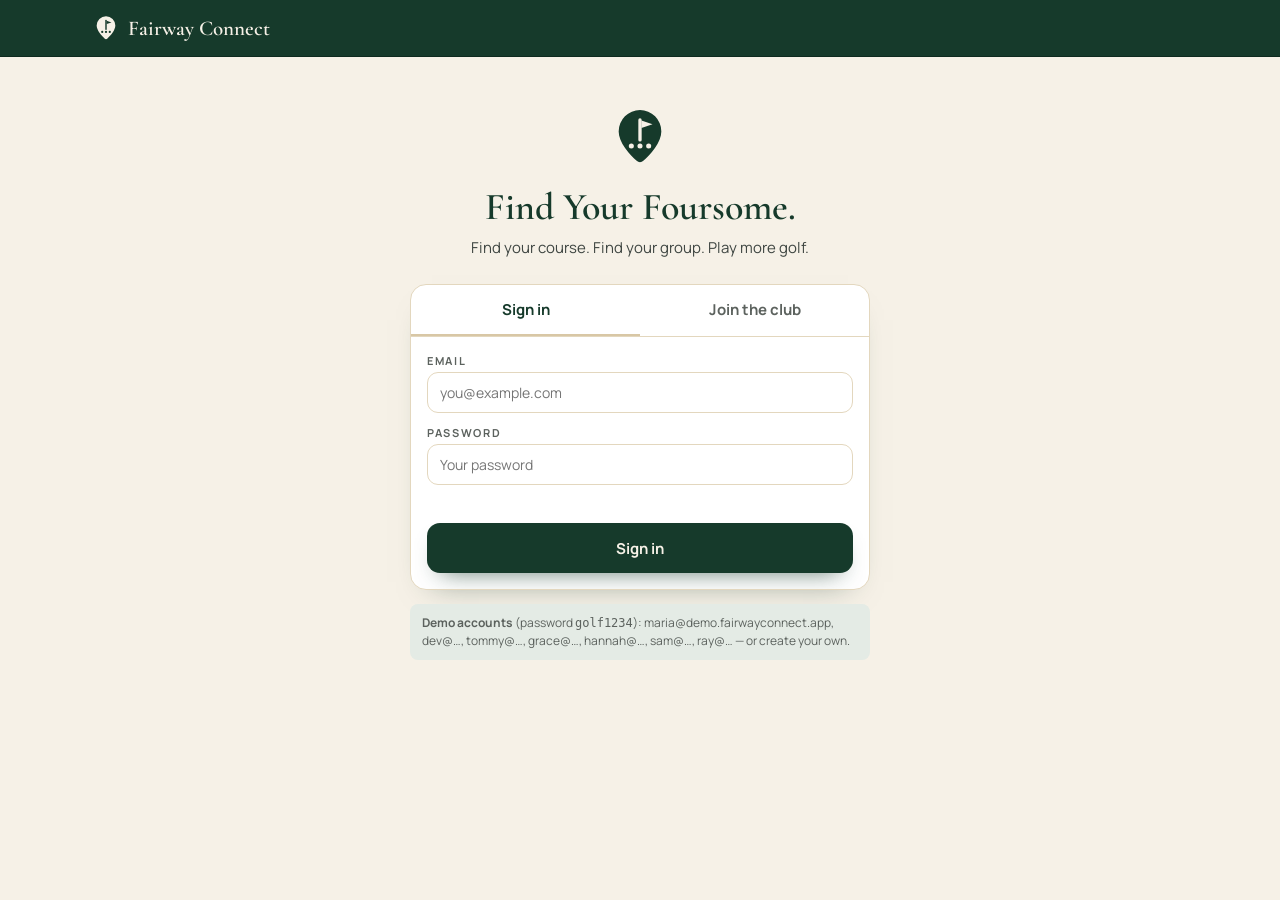
<file: public/index.html>
<!DOCTYPE html>
<html lang="en">
<head>
  <meta charset="UTF-8" />
  <meta name="viewport" content="width=device-width, initial-scale=1.0, viewport-fit=cover" />
  <meta name="theme-color" content="#0a6e3a" />
  <meta name="apple-mobile-web-app-capable" content="yes" />
  <meta name="apple-mobile-web-app-title" content="FairwayConnect" />
  <title>FairwayConnect — The professional network for golfers</title>
  <link rel="preconnect" href="https://fonts.googleapis.com" />
  <link rel="preconnect" href="https://fonts.gstatic.com" crossorigin />
  <link href="https://fonts.googleapis.com/css2?family=Cormorant+Garamond:wght@500;600;700&family=Manrope:wght@400;500;600;700;800&display=swap" rel="stylesheet" />
  <link rel="stylesheet" href="tokens.css" />
  <link rel="stylesheet" href="styles.css" />
  <link rel="manifest" href="manifest.webmanifest" />
  <link rel="apple-touch-icon" href="icons/icon-180.png" />
  <link rel="icon" type="image/png" href="icons/icon-192.png" />
</head>
<body class="noauth">
  <header class="topnav">
    <div class="topnav-inner">
      <a class="brand" href="#/feed">
        <img class="brand-logo" src="logo-reverse.svg" alt="" />
        <span class="brand-name">Fairway Connect</span>
      </a>
      <div class="search-wrap authed-only">
        <input id="searchInput" class="search" type="text" placeholder="Search golfers, courses…" autocomplete="off" />
        <div id="searchResults" class="search-results hidden"></div>
      </div>
      <nav class="nav-items authed-only">
        <a href="#/feed" class="nav-item" data-nav="feed"><span class="nav-icon"><svg viewBox="0 0 24 24" aria-hidden="true"><path d="M4 10.5 12 4l8 6.5V20h-6v-6h-4v6H4Z"/></svg></span><span class="nav-label">Home</span></a>
        <a href="#/network" class="nav-item" data-nav="network"><span class="nav-icon"><svg viewBox="0 0 24 24" aria-hidden="true"><circle cx="8" cy="8" r="3"/><circle cx="17" cy="9" r="2.5"/><path d="M3 20c.5-4 2-6 5-6s4.5 2 5 6M14 15c3-1 5 .5 6 4"/></svg></span><span class="nav-label">Foursome</span><span id="badgeNetwork" class="badge hidden"></span></a>
        <a href="#/teetimes" class="nav-item" data-nav="teetimes"><span class="nav-icon"><svg viewBox="0 0 24 24" aria-hidden="true"><path d="M7 21V4m1 1 9 3-9 3M4 21h8"/></svg></span><span class="nav-label">Rounds</span></a>
        <a href="#/calendar" class="nav-item" data-nav="calendar"><span class="nav-icon"><svg viewBox="0 0 24 24" aria-hidden="true"><rect x="3" y="5" width="18" height="16" rx="2"/><path d="M7 3v4m10-4v4M3 10h18"/></svg></span><span class="nav-label">Calendar</span></a>
        <a href="#/messages" class="nav-item" data-nav="messages"><span class="nav-icon"><svg viewBox="0 0 24 24" aria-hidden="true"><path d="M4 5h16v12H8l-4 3Z"/></svg></span><span class="nav-label">Messages</span><span id="badgeMessages" class="badge hidden"></span></a>
        <a href="#/notifications" class="nav-item" data-nav="notifications"><span class="nav-icon"><svg viewBox="0 0 24 24" aria-hidden="true"><path d="M6 17h12l-2-3v-4a4 4 0 0 0-8 0v4Zm4 3h4"/></svg></span><span class="nav-label">Alerts</span><span id="badgeNotifs" class="badge hidden"></span></a>
        <a href="#/profile/me" class="nav-item" data-nav="me"><span class="nav-icon avatar-icon" id="navAvatar"></span><span class="nav-label">Me</span></a>
      </nav>
    </div>
  </header>

  <main id="app" class="page"></main>

  <script src="app.js"></script>
  <script>
    if ("serviceWorker" in navigator) {
      navigator.serviceWorker.register("sw.js").catch(() => {});
    }
  </script>
</body>
</html>
</file>
<file: public/tokens.css>
/* ==========================================================================
   Fairway Connect — design tokens
   Extracted from the approved design canvas. Every value used in
   screens/*.html resolves to one of these tokens; nothing else is canonical.
   ========================================================================== */

:root {
  /* ---- Core palette ---------------------------------------------------- */
  --fc-green-deep:    #163A2B; /* navigation, primary buttons, dark cards */
  --fc-green-heritage:#0E2A1F; /* hover on deep green */
  --fc-green-pressed: #0B2118; /* active/pressed on deep green */
  --fc-cream:         #F6F1E7; /* page background, text on dark green */
  --fc-white:         #FFFFFF; /* card background */
  --fc-sand:          #D8C7A5; /* accent borders, tee markers, badges */
  --fc-sage:          #8EA995; /* secondary avatars, non-text accents */
  --fc-charcoal:      #252A27; /* primary text */
  --fc-gray:          #747A76; /* ICONS + 24px-and-up text only */
  --fc-success:       #3F7D55; /* success dots, switch-on */

  /* ---- Derived tints (all in-family; do not invent new ones) ------------ */
  --fc-sand-border:   #E3D7BE; /* default 1px card border */
  --fc-sand-tint:     #F0EADC; /* secondary tag fill, filter strip */
  --fc-sand-strong:   #C9B58E; /* card border on hover */
  --fc-sand-text:     #6B5C3E; /* text on --fc-sand-tint (4.5:1+) */
  --fc-sand-dot:      #A08B5E; /* status dot on sand tags */
  --fc-cream-hover:   #EFEADD; /* hover fill on white/outline buttons */
  --fc-cream-row:     #FBF8F1; /* table row hover, muted rows */
  --fc-sage-tint:     #E4EBE5; /* icon tile background */
  --fc-sage-border:   #C6D6CA;
  --fc-success-tint:  #E9F1EA; /* success tag fill */
  --fc-success-line:  #CFE0D3; /* success tag border */
  --fc-success-text:  #2E5F3F; /* text on success tint (6.2:1) */
  --fc-success-deep:  #356A48; /* switch-on border */
  --fc-text-body:     #3F4642; /* body text on tinted grounds */
  --fc-text-muted:    #5C625E; /* ALL small secondary text (6.2:1 on white) */
  --fc-hairline:      #EFE7D6; /* thin internal divider */
  --fc-off-bg:        #DDE0DB; /* switch-off track */
  --fc-off-border:    #C9CEC8;
  --fc-disabled-bg:   #E4E6E1;
  --fc-disabled-text: #6E746F;

  /* ---- Type ------------------------------------------------------------ */
  --fc-font-display: 'Cormorant Garamond', Georgia, serif;
  --fc-font-ui: 'Manrope', -apple-system, 'Helvetica Neue', Arial, sans-serif;
  /* Google Fonts:
     Cormorant+Garamond:wght@500;600;700 — display weights used: 500, 600
     Manrope:wght@400;500;600;700;800    — UI weights used: 400,500,600,700,800 */

  /* Display scale (Cormorant Garamond 600 unless noted) */
  --fc-display-hero:    46px; /* "Find Your Foursome." / "You're in."  line-height 1.0–1.02 */
  --fc-display-page:    38px; /* desktop page title, line-height 1.1 */
  --fc-display-section: 30px; /* card headline, e.g. "Cancellation received" */
  --fc-display-metric:  52px; /* metric card figure, line-height 1 */
  --fc-display-stat:    40px; /* performance figure */
  --fc-display-time:    24px; /* tee-time marker */

  /* UI scale (Manrope) */
  --fc-text-16: 16px; /* primary button label, round title   700 */
  --fc-text-15: 15px; /* secondary button, row title          700 */
  --fc-text-14: 14px; /* body / control label             400–700 */
  --fc-text-13: 13px; /* dense body, small button         500–700 */
  --fc-text-12: 12px; /* caption, meta                    500–700 */
  --fc-text-11: 11px; /* tag text, section label          700 */
  --fc-text-10: 10px; /* marker eyebrow, badge            700–800 */

  /* Section label = 11px / 700 / uppercase / .15em / --fc-text-muted
     Marker eyebrow = 10px / 800 / uppercase / .14em */
  --fc-track-label: .15em;
  --fc-track-eyebrow: .14em;

  /* ---- Geometry -------------------------------------------------------- */
  --fc-radius-sm:   9px;  /* badge, inline button */
  --fc-radius-md:   11px; /* icon button, tee marker, table row */
  --fc-radius-lg:   13px; /* primary button */
  --fc-radius-card: 16px; /* card */
  --fc-radius-pill: 999px;
  --fc-space: 4px; /* all spacing is a multiple: 4 6 8 10 12 14 16 18 20 22 24 26 */
  --fc-touch-min: 44px; /* minimum mobile hit target */

  /* ---- Elevation ------------------------------------------------------- */
  --fc-shadow-card:    0 14px 30px -22px rgba(22, 58, 43, .5);
  --fc-shadow-hover:   0 12px 26px -18px rgba(22, 58, 43, .45);
  --fc-shadow-button:  0 12px 24px -14px rgba(22, 58, 43, .75);
  --fc-shadow-emphasis:0 22px 44px -26px rgba(14, 42, 31, .85); /* dark alert card */
  --fc-shadow-sticky:  0 -12px 28px -24px rgba(22, 58, 43, .6); /* sticky footer */

  /* ---- Borders & dividers ---------------------------------------------- */
  --fc-border-card:     1px solid var(--fc-sand-border);
  --fc-border-selected: 1.5px solid var(--fc-green-deep);
  --fc-border-outline:  1.5px solid var(--fc-green-deep); /* secondary button */
  --fc-divider:         1px solid var(--fc-sand-border);
  --fc-divider-score:   1px dashed var(--fc-sand-border); /* scorecard split */
  --fc-divider-hair:    1px solid var(--fc-hairline);

  /* ---- Focus ----------------------------------------------------------- */
  --fc-focus-ring: 2px solid var(--fc-sand);
  --fc-focus-offset: 2px;

  /* ---- Motion ---------------------------------------------------------- */
  --fc-ease: .16s ease;       /* color transitions */
  --fc-ease-slow: .18s ease;  /* switch knob, card elevation */
}

/* --------------------------------------------------------------------------
   Interaction states as used in the comps. In the static screens these are
   the only rules that are not inline; port them to real component states.
   -------------------------------------------------------------------------- */

.fc-p { transition: background-color var(--fc-ease), box-shadow var(--fc-ease); }
.fc-p:hover  { background-color: var(--fc-green-heritage) !important; }
.fc-p:active { transform: translateY(1px); }

.fc-s:hover { background-color: var(--fc-cream-hover) !important; }

/* tertiary / on-dark-green */
.fc-t:hover { background-color: rgba(246, 241, 231, .14) !important; }

.fc-card { transition: box-shadow var(--fc-ease-slow), border-color var(--fc-ease-slow); }
.fc-card:hover {
  border-color: var(--fc-sand-strong) !important;
  box-shadow: var(--fc-shadow-hover) !important;
}

.fc-row { transition: background-color var(--fc-ease); }
.fc-row:hover { background-color: var(--fc-cream-row); }

:focus-visible { outline: var(--fc-focus-ring); outline-offset: var(--fc-focus-offset); }

@keyframes fc-spin { to { transform: rotate(360deg); } }
.fc-spin { animation: fc-spin 900ms linear infinite; transform-origin: 50% 50%; }

@keyframes fc-pulse { 0%, 100% { opacity: 1; } 50% { opacity: .45; } }
.fc-skel { animation: fc-pulse 1.4s ease-in-out infinite; }

/* --------------------------------------------------------------------------
   Contrast rules that must survive the port
   --------------------------------------------------------------------------
   PASS  --fc-charcoal    on white / cream        ~13:1
   PASS  --fc-text-muted  on white                 6.2:1   <- small muted text
   PASS  --fc-text-body   on --fc-sand-tint        ~7:1
   PASS  --fc-cream       on --fc-green-deep       12.6:1
   PASS  --fc-success-text on --fc-success-tint     6.2:1
   PASS  --fc-success     on white                  4.9:1
   FAIL  --fc-gray        on white                  4.4:1  <- icons and 24px+ only
   FAIL  --fc-sage        as text on white / cream         <- never text
   -------------------------------------------------------------------------- */
</file>
<file: public/styles.css>
:root {
  --green: var(--fc-green-deep);
  --green-dark: var(--fc-green-heritage);
  --green-light: var(--fc-sage-tint);
  --bg: var(--fc-cream);
  --card: var(--fc-white);
  --text: var(--fc-charcoal);
  --muted: var(--fc-text-muted);
  --line: var(--fc-sand-border);
  --gold: var(--fc-sand-text);
  --radius: var(--fc-radius-card);
}

* { box-sizing: border-box; }

html { -webkit-text-size-adjust: 100%; }

body {
  margin: 0;
  font-family: var(--fc-font-ui);
  background: var(--bg);
  color: var(--text);
}

button, a, input, textarea { touch-action: manipulation; }

a { color: inherit; text-decoration: none; }
button { font-family: inherit; cursor: pointer; }
button, input, textarea, select { color: var(--text); }
:focus-visible { outline: var(--fc-focus-ring); outline-offset: var(--fc-focus-offset); }

body.noauth .authed-only { display: none !important; }

/* ---------- Top nav ---------- */
.topnav {
  position: sticky;
  top: 0;
  z-index: 100;
  background: var(--fc-green-deep);
  border-bottom: 1px solid var(--fc-green-heritage);
}
.topnav-inner {
  max-width: 1128px;
  margin: 0 auto;
  display: flex;
  align-items: center;
  gap: 12px;
  padding: 0 16px;
  height: 56px;
}
.brand { display: flex; align-items: center; gap: 8px; font-family: var(--fc-font-display); font-weight: 600; font-size: 21px; color: var(--fc-cream); white-space: nowrap; }
.brand-logo { width: 28px; height: 28px; }

.search-wrap { position: relative; flex: 0 1 280px; }
.search {
  width: 100%;
  padding: 8px 12px;
  border: none;
  border-radius: 6px;
  background: rgba(246, 241, 231, .12);
  color: var(--fc-cream);
  font-size: 14px;
  outline: none;
}
.search::placeholder { color: rgba(246, 241, 231, .7); }
.search:focus { background: rgba(246, 241, 231, .18); }
.search-results {
  position: absolute;
  top: 42px;
  left: 0;
  width: 320px;
  background: var(--card);
  border: 1px solid var(--line);
  border-radius: 8px;
  box-shadow: 0 4px 12px rgba(0,0,0,.15);
  overflow: hidden;
}
.search-result {
  display: flex; align-items: center; gap: 10px;
  padding: 10px 12px;
  cursor: pointer;
}
.search-result:hover { background: var(--green-light); }
.hidden { display: none !important; }

.nav-items { display: flex; margin-left: auto; }
.nav-item {
  position: relative;
  display: flex; flex-direction: column; align-items: center; justify-content: center;
  min-width: 76px; height: 56px;
  color: rgba(246, 241, 231, .66);
  font-size: 12px;
  border-bottom: 2px solid transparent;
}
.nav-item:hover { color: var(--fc-cream); }
.nav-item.active { color: var(--fc-cream); border-bottom-color: var(--fc-sand); }
.nav-icon { width: 20px; height: 20px; line-height: 1; }
.nav-icon svg { width: 20px; height: 20px; fill: none; stroke: currentColor; stroke-width: 1.7; stroke-linecap: round; stroke-linejoin: round; }
.avatar-icon {
  width: 22px; height: 22px; border-radius: 50%;
  display: inline-flex; align-items: center; justify-content: center;
  font-size: 11px; font-weight: 700; color: #fff;
  background: var(--fc-sage);
}
.badge {
  position: absolute; top: 5px; right: 16px;
  background: #cb112d; color: #fff;
  font-size: 11px; font-weight: 700;
  min-width: 16px; height: 16px;
  border-radius: 8px;
  display: flex; align-items: center; justify-content: center;
  padding: 0 4px;
}

/* ---------- Layout ---------- */
.page { max-width: 1180px; margin: 28px auto; padding: 0 18px; }
.layout-3col { display: grid; grid-template-columns: 225px 1fr 300px; gap: 24px; align-items: start; }
.layout-2col { display: grid; grid-template-columns: 1fr 300px; gap: 24px; align-items: start; }

.card {
  background: var(--card);
  border: var(--fc-border-card);
  border-radius: var(--radius);
  overflow: hidden;
  box-shadow: var(--fc-shadow-card);
}
.card + .card { margin-top: 16px; }
.card-pad { padding: 16px; }
.card-title { font-family: var(--fc-font-display); font-size: 24px; line-height: 1.05; font-weight: 600; margin: 0 0 12px; }

/* ---------- Avatars ---------- */
.avatar {
  border-radius: 50%;
  display: inline-flex; align-items: center; justify-content: center;
  color: #fff; font-weight: 700;
  flex-shrink: 0;
  user-select: none;
}
.avatar-sm { width: 36px; height: 36px; font-size: 14px; }
.avatar-md { width: 48px; height: 48px; font-size: 17px; }
.avatar-lg { width: 72px; height: 72px; font-size: 26px; }
.avatar-xl { width: 120px; height: 120px; font-size: 42px; border: 4px solid #fff; }

/* ---------- Auth ---------- */
.auth-wrap {
  max-width: 420px;
  margin: 48px auto;
}
.auth-hero { text-align: center; margin-bottom: 24px; }
.auth-hero h1 { font-size: 28px; margin: 0 0 6px; color: var(--green); }
.auth-hero p { color: var(--muted); margin: 0; font-size: 15px; }
.auth-tabs { display: flex; border-bottom: 1px solid var(--line); }
.auth-tab {
  flex: 1; background: none; border: none;
  padding: 14px 0; font-size: 15px; font-weight: 700; color: var(--muted);
  border-bottom: 2px solid transparent;
}
.auth-tab.active { color: var(--green); border-bottom-color: var(--green); }
.field { margin-bottom: 12px; }
.field label { display: block; font-size: 13px; font-weight: 600; margin-bottom: 4px; color: var(--muted); }
.field input {
  width: 100%;
  border: 1px solid var(--line);
  border-radius: 6px;
  padding: 10px 12px;
  font-size: 14px;
  font-family: inherit;
  outline: none;
}
.field input:focus { border-color: var(--green); }
.auth-error { color: #cb112d; font-size: 13px; min-height: 18px; margin: 4px 0 8px; }
.demo-hint {
  margin-top: 14px; padding: 10px 12px;
  background: var(--green-light); border-radius: 8px;
  font-size: 12px; color: var(--muted); line-height: 1.5;
}

/* ---------- Profile rail card ---------- */
.rail-banner { height: 60px; background: var(--fc-green-deep); }
.rail-avatar-wrap { margin-top: -32px; display: flex; justify-content: center; }
.rail-avatar-wrap .avatar { border: 3px solid #fff; }
.rail-name { text-align: center; font-weight: 700; font-size: 16px; margin: 8px 0 2px; }
.rail-headline { text-align: center; color: var(--muted); font-size: 12px; padding: 0 12px; }
.rail-stats { border-top: 1px solid var(--line); margin-top: 12px; padding: 10px 16px; font-size: 12px; }
.rail-stat { display: flex; justify-content: space-between; padding: 3px 0; color: var(--muted); }
.rail-stat b { color: var(--green); }

/* ---------- Composer ---------- */
.composer { display: flex; gap: 10px; padding: 16px; }
.composer textarea {
  flex: 1;
  border: 1px solid var(--line);
  border-radius: 20px;
  padding: 12px 16px;
  font-family: inherit;
  font-size: 14px;
  resize: none;
  outline: none;
  min-height: 44px;
}
.composer textarea:focus { border-color: var(--green); }
.composer-actions { display: flex; justify-content: space-between; align-items: center; padding: 0 16px 12px 74px; }
.composer-hint { font-size: 12px; color: var(--muted); }
.scorefields { display: grid; grid-template-columns: 2fr 1fr 1fr 1fr 1fr; gap: 8px; padding: 0 16px 12px 74px; }
.scorefields input {
  border: 1px solid var(--line); border-radius: 6px;
  padding: 7px 10px; font-size: 13px; outline: none; width: 100%;
}
.scorefields input:focus { border-color: var(--green); }

/* ---------- Buttons ---------- */
.btn {
  border: none;
  border-radius: var(--fc-radius-lg);
  padding: 9px 16px;
  font-size: 14px;
  font-weight: 600;
}
.btn-primary { background: var(--green); color: var(--fc-cream); box-shadow: var(--fc-shadow-button); }
.btn-primary:hover { background: var(--green-dark); }
.btn-primary:disabled { background: var(--fc-disabled-bg); color: var(--fc-disabled-text); box-shadow: none; cursor: default; }
.btn-outline { background: transparent; color: var(--green); border: 1.5px solid var(--green); }
.btn-outline:hover { background: var(--green-light); }
.btn-ghost { background: transparent; color: var(--muted); border: 1.5px solid var(--fc-sand-border); }
.btn-ghost:hover { background: var(--fc-cream-hover); }
.btn-danger { background: transparent; color: #cb112d; border: 1.5px solid #cb112d; }
.btn-danger:hover { background: #fbeaec; }
.btn-sm { padding: 4px 12px; font-size: 13px; }
.btn-block { width: 100%; padding: 11px 0; font-size: 15px; }

/* ---------- Posts ---------- */
.post-head { display: flex; gap: 10px; padding: 14px 16px 0; position: relative; }
.post-author { font-weight: 700; font-size: 14px; cursor: pointer; }
.post-author:hover { color: var(--green); text-decoration: underline; }
.post-sub { color: var(--muted); font-size: 12px; }
.post-body { padding: 10px 16px 4px; font-size: 14px; line-height: 1.45; white-space: pre-wrap; }
.post-menu { position: absolute; right: 12px; top: 12px; }
.post-menu summary {
  list-style: none; cursor: pointer; color: var(--muted);
  font-size: 18px; padding: 2px 8px; border-radius: 6px; font-weight: 700;
}
.post-menu summary::-webkit-details-marker { display: none; }
.post-menu summary:hover { background: #f0f0ee; }
.post-menu-items {
  position: absolute; right: 0; top: 30px; z-index: 50;
  background: var(--card); border: 1px solid var(--line); border-radius: 8px;
  box-shadow: 0 4px 12px rgba(0,0,0,.15);
  min-width: 180px; overflow: hidden;
}
.menu-item {
  display: block; width: 100%; text-align: left;
  background: none; border: none;
  padding: 10px 14px; font-size: 13px;
}
.menu-item:hover { background: var(--green-light); }
.menu-item.danger { color: #cb112d; }
.scorecard {
  margin: 8px 16px;
  background: var(--green-light);
  border: 1px solid #cfe5d8;
  border-radius: 8px;
  padding: 10px 14px;
  display: flex; gap: 24px;
  font-size: 13px;
}
.scorecard b { display: block; font-size: 18px; color: var(--green); }
.post-stats { padding: 6px 16px; color: var(--muted); font-size: 12px; display: flex; justify-content: space-between; border-bottom: 1px solid var(--line); margin: 6px 0 0; }
.post-actions { display: flex; padding: 4px 8px; }
.post-action {
  flex: 1;
  background: none; border: none;
  padding: 10px 0;
  font-size: 13px; font-weight: 600; color: var(--muted);
  border-radius: 6px;
}
.post-action:hover { background: #f0f0ee; }
.post-action.liked { color: var(--green); }

.comments { padding: 4px 16px 12px; }
.comment { display: flex; gap: 8px; margin-top: 10px; }
.comment-bubble { background: #f0f0ee; border-radius: 0 10px 10px 10px; padding: 8px 12px; font-size: 13px; flex: 1; }
.comment-author { font-weight: 700; font-size: 12px; }
.comment-form { display: flex; gap: 8px; margin-top: 10px; }
.comment-form input {
  flex: 1;
  border: 1px solid var(--line);
  border-radius: 16px;
  padding: 7px 14px;
  font-size: 13px;
  outline: none;
}
.comment-form input:focus { border-color: var(--green); }

/* ---------- People cards ---------- */
.person-row { display: flex; align-items: center; gap: 10px; padding: 10px 0; border-bottom: 1px solid var(--line); }
.person-row:last-child { border-bottom: none; }
.person-name { font-weight: 700; font-size: 14px; cursor: pointer; }
.person-name:hover { color: var(--green); text-decoration: underline; }
.person-sub { color: var(--muted); font-size: 12px; }
.person-grow { flex: 1; min-width: 0; }

.invite-card { display: flex; align-items: center; gap: 12px; padding: 14px 16px; border-bottom: 1px solid var(--line); }
.invite-card:last-child { border-bottom: none; }
.invite-actions { display: flex; gap: 8px; }

.people-grid { display: grid; grid-template-columns: repeat(auto-fill, minmax(180px, 1fr)); gap: 14px; padding: 16px; }
.people-card {
  border: 1px solid var(--line);
  border-radius: var(--radius);
  text-align: center;
  padding: 0 0 14px;
  overflow: hidden;
}
.people-card-banner { height: 50px; background: var(--fc-green-deep); }
.people-card .avatar { margin-top: -28px; border: 3px solid #fff; }
.people-card-name { font-weight: 700; font-size: 14px; margin-top: 6px; cursor: pointer; }
.people-card-name:hover { color: var(--green); text-decoration: underline; }
.people-card-sub { color: var(--muted); font-size: 12px; padding: 2px 10px 10px; min-height: 44px; }

/* ---------- Tee times ---------- */
.teetime { padding: 16px; border-bottom: 1px solid var(--line); display: flex; gap: 14px; }
.teetime:last-child { border-bottom: none; }
.teetime-logo {
  width: 56px; height: 56px; border-radius: 8px;
  background: var(--green-light);
  display: flex; align-items: center; justify-content: center;
  font-size: 28px; flex-shrink: 0;
}
.teetime-title { font-weight: 700; font-size: 15px; color: var(--green); }
.teetime-meta { font-size: 13px; color: var(--muted); margin: 2px 0 6px; }
.teetime-desc { font-size: 13px; line-height: 1.4; }
.teetime-foot { margin-top: 8px; display: flex; align-items: center; gap: 12px; font-size: 12px; color: var(--muted); flex-wrap: wrap; }
.pill { background: var(--fc-success-tint); color: var(--fc-success-text); border: 1px solid var(--fc-success-line); font-weight: 700; padding: 3px 10px; border-radius: var(--fc-radius-pill); font-size: 11px; }
.pill-gold { background: var(--fc-sand-tint); color: var(--fc-sand-text); border-color: var(--fc-sand-border); }
.tee-requests { margin-top: 14px; border-top: 1px solid var(--line); padding-top: 10px; }
.tee-requests-title { font-weight: 700; font-size: 13px; margin-bottom: 6px; }
.tee-request-row { display: flex; align-items: center; gap: 10px; padding: 7px 0; }
.tee-request-actions { display: flex; gap: 6px; flex-wrap: wrap; justify-content: flex-end; }
.course-lookup-row {
  display: grid;
  grid-template-columns: minmax(170px, 240px) minmax(160px, 1fr) auto;
  gap: 8px;
}
.course-lookup-row input,
.course-lookup-row select { width: 100%; min-width: 0; }
.course-lookup-row button { white-space: nowrap; }
.field-help { color: var(--muted); font-size: 12px; margin-top: 6px; }
.form-grid { display: grid; grid-template-columns: 1fr 1fr; gap: 12px; }
.calendar-prompt {
  background: #f7efd8; border: 1px solid #e0c879; border-radius: var(--radius);
  padding: 14px 16px; margin-bottom: 16px; display: flex;
  align-items: center; justify-content: space-between; gap: 14px; font-size: 14px;
}
.calendar-prompt-actions { display: flex; gap: 8px; flex-shrink: 0; }

/* ---------- Calendar ---------- */
.calendar-card { padding: 18px; }
.calendar-head { display: flex; justify-content: space-between; align-items: center; gap: 16px; margin-bottom: 16px; }
.calendar-head h2 { margin: 0 0 4px; font-size: 22px; }
.calendar-month-controls { display: flex; align-items: center; gap: 12px; }
.calendar-month-controls b { min-width: 140px; text-align: center; }
.calendar-weekdays, .calendar-grid { display: grid; grid-template-columns: repeat(7, minmax(0, 1fr)); }
.calendar-weekdays { color: var(--muted); font-size: 12px; font-weight: 700; text-align: center; }
.calendar-weekdays > div { padding: 8px 2px; }
.calendar-day { min-height: 112px; border-top: 1px solid var(--line); border-left: 1px solid var(--line); padding: 6px; }
.calendar-day:nth-child(7n) { border-right: 1px solid var(--line); }
.calendar-grid .calendar-day:nth-last-child(-n + 7) { border-bottom: 1px solid var(--line); }
.calendar-day-empty { background: #fafaf8; }
.calendar-day-number { font-size: 12px; font-weight: 700; margin-bottom: 5px; }
.calendar-today .calendar-day-number { display: inline-flex; width: 24px; height: 24px; align-items: center; justify-content: center; border-radius: 50%; background: var(--green); color: white; }
.calendar-event { width: 100%; border: 0; border-radius: 5px; background: var(--green-light); color: var(--green-dark); text-align: left; padding: 5px; margin: 2px 0; font-size: 10px; line-height: 1.25; overflow: hidden; }
.calendar-event:hover { background: #cfe5d8; }
.calendar-list { margin-top: 16px; }
.calendar-list-item { display: flex; align-items: center; gap: 12px; border-top: 1px solid var(--line); padding: 12px 0; }

@media (max-width: 640px) {
  .teetime { flex-wrap: wrap; }
  .teetime > .person-grow { min-width: calc(100% - 70px); }
  .tee-request-row { align-items: flex-start; }
  .form-grid { grid-template-columns: 1fr; gap: 0; }
  .course-lookup-row {
    grid-template-columns: minmax(0, 1fr) minmax(0, 1fr);
    align-items: stretch;
  }
  .course-lookup-row button { grid-column: 1 / -1; }
  .calendar-prompt { align-items: flex-start; flex-direction: column; }
}

/* ---------- Messaging ---------- */
.msg-layout { display: grid; grid-template-columns: 320px 1fr; min-height: 480px; }
.msg-list { border-right: 1px solid var(--line); }
.msg-thread-item { display: flex; gap: 10px; padding: 12px 14px; cursor: pointer; border-bottom: 1px solid var(--line); }
.msg-thread-item:hover, .msg-thread-item.active { background: var(--green-light); }
.msg-preview { color: var(--muted); font-size: 12px; white-space: nowrap; overflow: hidden; text-overflow: ellipsis; max-width: 200px; }
.msg-unread .msg-preview, .msg-unread .person-name { font-weight: 800; color: var(--text); }
.msg-pane { display: flex; flex-direction: column; }
.msg-pane-head { padding: 12px 16px; border-bottom: 1px solid var(--line); font-weight: 700; }
.msg-back { display: none; font-size: 22px; line-height: 1; margin-right: 10px; color: var(--green); vertical-align: middle; }
.msg-scroll { flex: 1; padding: 16px; overflow-y: auto; max-height: 420px; }
.bubble { max-width: 70%; padding: 8px 13px; border-radius: 14px; font-size: 14px; margin-bottom: 8px; line-height: 1.4; }
.bubble-them { background: #f0f0ee; border-bottom-left-radius: 4px; }
.bubble-me { background: var(--green); color: #fff; margin-left: auto; border-bottom-right-radius: 4px; }
.msg-input-row { display: flex; gap: 8px; padding: 12px 16px; border-top: 1px solid var(--line); }
.msg-input-row input {
  flex: 1; border: 1px solid var(--line); border-radius: 18px;
  padding: 9px 14px; font-size: 14px; outline: none;
}
.msg-input-row input:focus { border-color: var(--green); }
.msg-empty { display: flex; align-items: center; justify-content: center; color: var(--muted); font-size: 14px; }

/* ---------- Notifications ---------- */
.notif { display: flex; gap: 12px; padding: 14px 16px; border-bottom: 1px solid var(--line); font-size: 14px; align-items: center; }
.notif:last-child { border-bottom: none; }
.notif.unread { background: var(--green-light); }
.notif-time { margin-left: auto; color: var(--muted); font-size: 12px; white-space: nowrap; }

/* ---------- Profile page ---------- */
.profile-banner { height: 140px; background: var(--fc-green-deep); position: relative; }
.profile-banner::after { content: ""; position: absolute; right: 28px; bottom: 18px; width: 42px; height: 42px; background: url("logo-reverse.svg") center/contain no-repeat; opacity: .6; }
.profile-head { padding: 0 24px 20px; }
.profile-head .avatar-xl { margin-top: -60px; position: relative; z-index: 2; }
.profile-name { font-size: 24px; font-weight: 800; margin: 10px 0 2px; }
.profile-headline { font-size: 15px; color: var(--text); }
.profile-loc { font-size: 13px; color: var(--muted); margin-top: 2px; }
.profile-cta { margin-top: 12px; display: flex; gap: 8px; flex-wrap: wrap; }
.stat-strip { display: flex; gap: 0; border-top: 1px solid var(--line); }
.stat-box { flex: 1; text-align: center; padding: 14px 8px; border-right: 1px solid var(--line); }
.stat-box:last-child { border-right: none; }
.stat-box b { display: block; font-size: 20px; color: var(--green); }
.stat-box span { font-size: 12px; color: var(--muted); }

.xp-item { display: flex; gap: 12px; padding: 12px 0; border-bottom: 1px solid var(--line); }
.xp-item:last-child { border-bottom: none; }
.xp-logo { width: 44px; height: 44px; border-radius: 8px; background: var(--green-light); display: flex; align-items: center; justify-content: center; font-size: 22px; flex-shrink: 0; }
.xp-title { font-weight: 700; font-size: 14px; }
.xp-sub { font-size: 13px; color: var(--muted); }
.xp-desc { font-size: 13px; margin-top: 4px; line-height: 1.4; }

.skill-row { display: flex; align-items: center; justify-content: space-between; padding: 10px 0; border-bottom: 1px solid var(--line); }
.skill-row:last-child { border-bottom: none; }
.skill-name { font-weight: 700; font-size: 14px; }
.skill-count { font-size: 12px; color: var(--muted); }

.section-label { font-size: 13px; font-weight: 700; color: var(--muted); text-transform: uppercase; letter-spacing: .4px; margin: 0 0 8px; }

.empty-note { color: var(--muted); font-size: 14px; padding: 24px; text-align: center; }

.toast {
  position: fixed; bottom: 24px; left: 50%; transform: translateX(-50%);
  background: var(--text); color: #fff;
  padding: 10px 20px; border-radius: 8px; font-size: 14px;
  z-index: 200;
  animation: toast-in .2s ease-out;
}
@keyframes toast-in { from { opacity: 0; transform: translate(-50%, 10px); } to { opacity: 1; transform: translate(-50%, 0); } }

@media (max-width: 980px) {
  .layout-3col { grid-template-columns: 1fr; }
  .layout-2col { grid-template-columns: 1fr; }
  .rail-left, .rail-right { display: none; }
  .nav-label { display: none; }
  .nav-item { min-width: 52px; }
  .msg-layout { grid-template-columns: 1fr; }
  .scorefields { grid-template-columns: 1fr 1fr; padding-left: 16px; }
  .composer-actions { padding-left: 16px; }
}

/* ---------- Phones: app-style layout ---------- */
@media (max-width: 640px) {
  /* iOS Safari auto-zooms into any focused control under 16px — never go below it */
  input, textarea, select, .search { font-size: 16px !important; }

  .topnav { position: static; padding-top: env(safe-area-inset-top); }
  .topnav-inner { height: 52px; gap: 10px; padding: 0 12px; }
  .brand-name { display: none; }
  .brand-logo { font-size: 30px; }
  .search-wrap { flex: 1; }
  .search-results { width: calc(100vw - 24px); }

  /* nav becomes a fixed bottom tab bar, like a native app */
  .nav-items {
    position: fixed !important; inset: auto 0 0 0; z-index: 1000;
    background: var(--card);
    border-top: 1px solid var(--line);
    padding-bottom: env(safe-area-inset-bottom);
    justify-content: space-around;
    margin-left: 0;
  }
  .nav-item { flex: 1; min-width: 0; height: 54px; border-bottom: none; }
  .nav-item.active { border-bottom: none; color: var(--green); }
  .nav-icon { font-size: 22px; }
  .badge { top: 4px; right: 50%; margin-right: -20px; }

  .page {
    margin: 12px auto;
    padding: 0 10px calc(72px + env(safe-area-inset-bottom));
  }
  .layout-3col, .layout-2col { gap: 12px; }
  .card + .card { margin-top: 12px; }

  .composer { padding: 12px; }
  .composer-actions { padding: 0 12px 10px; }
  .scorefields { padding: 0 12px 10px; }
  .post-head { padding: 12px 12px 0; }
  .post-body { padding: 10px 12px 4px; }
  .scorecard { margin: 8px 12px; gap: 14px; flex-wrap: wrap; }
  .comments { padding: 4px 12px 12px; }

  .profile-banner { height: 100px; }
  .profile-head { padding: 0 16px 16px; }
  .profile-head .avatar-xl { width: 92px; height: 92px; font-size: 32px; margin-top: -46px; }
  .people-grid { grid-template-columns: 1fr 1fr; gap: 10px; padding: 12px; }

  /* messaging: show the list OR the open conversation, not both */
  .msg-layout { min-height: 0; }
  .msg-layout.has-thread .msg-list { display: none; }
  .msg-scroll { max-height: 55vh; }
  .msg-back { display: inline-block; }

  .toast { bottom: calc(78px + env(safe-area-inset-bottom)); max-width: 92vw; }
  .calendar-card { padding: 12px; }
  .calendar-head { align-items: flex-start; flex-direction: column; }
  .calendar-weekdays, .calendar-grid { min-width: 0; width: 100%; }
  .calendar-day { min-height: 76px; padding: 3px; }
  .calendar-event { padding: 3px; font-size: 9px; }
  .calendar-list-item { align-items: flex-start; flex-wrap: wrap; }
}

/* ---------- Fairway Connect approved visual system ---------- */
.auth-logo { width: 64px; height: 64px; margin-bottom: 10px; }
.auth-hero h1,
.profile-name,
.calendar-head h2,
.teetime-title,
.rail-name,
.msg-pane-head {
  font-family: var(--fc-font-display);
  font-weight: 600;
}
.auth-hero h1 { font-size: var(--fc-display-page); color: var(--fc-green-deep); }
.auth-hero p { color: var(--fc-text-body); line-height: 1.6; }
.auth-wrap { max-width: 460px; }
.auth-tabs { border-color: var(--fc-sand-border); }
.auth-tab.active { color: var(--fc-green-deep); border-color: var(--fc-sand); }

.field label,
.section-label {
  font-size: var(--fc-text-11);
  font-weight: 700;
  letter-spacing: var(--fc-track-label);
  text-transform: uppercase;
}
.field input,
.field select,
.scorefields input,
.comment-form input,
.msg-input-row input,
.composer textarea {
  border: 1px solid var(--fc-sand-border);
  border-radius: var(--fc-radius-md);
  background: var(--fc-white);
}
.field select {
  width: 100%;
  padding: 10px 12px;
  font: inherit;
}
.field input:focus,
.field select:focus,
.scorefields input:focus,
.comment-form input:focus,
.msg-input-row input:focus,
.composer textarea:focus { border-color: var(--fc-green-deep); }

.card:hover { border-color: var(--fc-sand-strong); }
.btn { min-height: 42px; font-weight: 700; transition: background-color var(--fc-ease), box-shadow var(--fc-ease); }
.btn:active { transform: translateY(1px); }
.btn-sm { min-height: 38px; padding: 7px 13px; font-size: var(--fc-text-13); }
.btn-block { min-height: 50px; }
.post-action { min-height: 44px; border-radius: var(--fc-radius-sm); }
.post-action:hover, .menu-item:hover { background: var(--fc-cream-hover); }
.scorecard, .comment-bubble { background: var(--fc-sand-tint); border-color: var(--fc-sand-border); }
.scorecard b { color: var(--fc-green-deep); font-family: var(--fc-font-display); font-size: 24px; }
.trend-line, .course-line { padding: 7px 0; border-bottom: var(--fc-divider-hair); }
.trend-line:last-child, .course-line:last-child { border-bottom: 0; }

.avatar { font-family: var(--fc-font-ui); }
.teetime { padding: 18px; }
.teetime-title { color: var(--fc-charcoal); font-size: 19px; }
.tee-marker {
  width: 62px; min-width: 62px; min-height: 66px;
  padding: 7px 5px; border: 1px solid var(--fc-sand-border);
  border-radius: var(--fc-radius-md); background: var(--fc-sand-tint);
  display: flex; flex-direction: column; align-items: center; justify-content: center;
  color: var(--fc-charcoal); text-align: center;
}
.tee-marker span { font-size: var(--fc-text-10); font-weight: 800; letter-spacing: var(--fc-track-eyebrow); }
.tee-marker b { font-family: var(--fc-font-display); font-size: 22px; line-height: .95; font-weight: 600; }
.tee-marker small { font-size: 9px; font-weight: 800; letter-spacing: .12em; }
.teetime-meta { color: var(--fc-text-muted); }
.calendar-prompt { background: var(--fc-success-tint); border-color: var(--fc-success-line); }
.calendar-event { background: var(--fc-sage-tint); color: var(--fc-green-deep); }
.calendar-event:hover { background: var(--fc-sage-border); }
.calendar-today .calendar-day-number { background: var(--fc-green-deep); color: var(--fc-cream); }
.calendar-day-empty { background: var(--fc-cream-row); }
.calendar-weekdays { letter-spacing: .08em; text-transform: uppercase; }

.notif-mark {
  width: 38px; height: 38px; border-radius: var(--fc-radius-md);
  background: var(--fc-sage-tint); color: var(--fc-green-deep);
  display: inline-flex; align-items: center; justify-content: center; flex-shrink: 0;
}
.notif-mark svg { width: 19px; height: 19px; fill: none; stroke: currentColor; stroke-width: 1.7; stroke-linecap: round; stroke-linejoin: round; }
.notif.unread { background: var(--fc-success-tint); }
.settings-line { display: flex; justify-content: space-between; align-items: center; padding: 10px 0; border-bottom: var(--fc-divider-hair); font-size: var(--fc-text-13); }
.settings-line:last-child { border-bottom: 0; }
.toast { background: var(--fc-green-deep); color: var(--fc-cream); border-radius: var(--fc-radius-md); box-shadow: var(--fc-shadow-emphasis); }

@media (max-width: 640px) {
  .topnav { background: var(--fc-green-deep); }
  .topnav-inner { height: 58px; }
  .brand-logo { width: 26px; height: 26px; }
  .search { background: rgba(246, 241, 231, .12); color: var(--fc-cream); }
  .nav-items {
    background: var(--fc-green-deep);
    border-top: 1px solid var(--fc-green-heritage);
    box-shadow: var(--fc-shadow-sticky);
  }
  .nav-item { color: rgba(246, 241, 231, .62); height: 58px; }
  .nav-item.active { color: var(--fc-cream); }
  .page { margin-top: 14px; }
  .card { box-shadow: 0 8px 24px -22px rgba(22, 58, 43, .55); }
  .card-title { font-size: 22px; }
  .teetime { padding: 14px; gap: 10px; }
  .tee-marker { width: 58px; min-width: 58px; min-height: 62px; }
  .btn { min-height: var(--fc-touch-min); }
}
</file>
